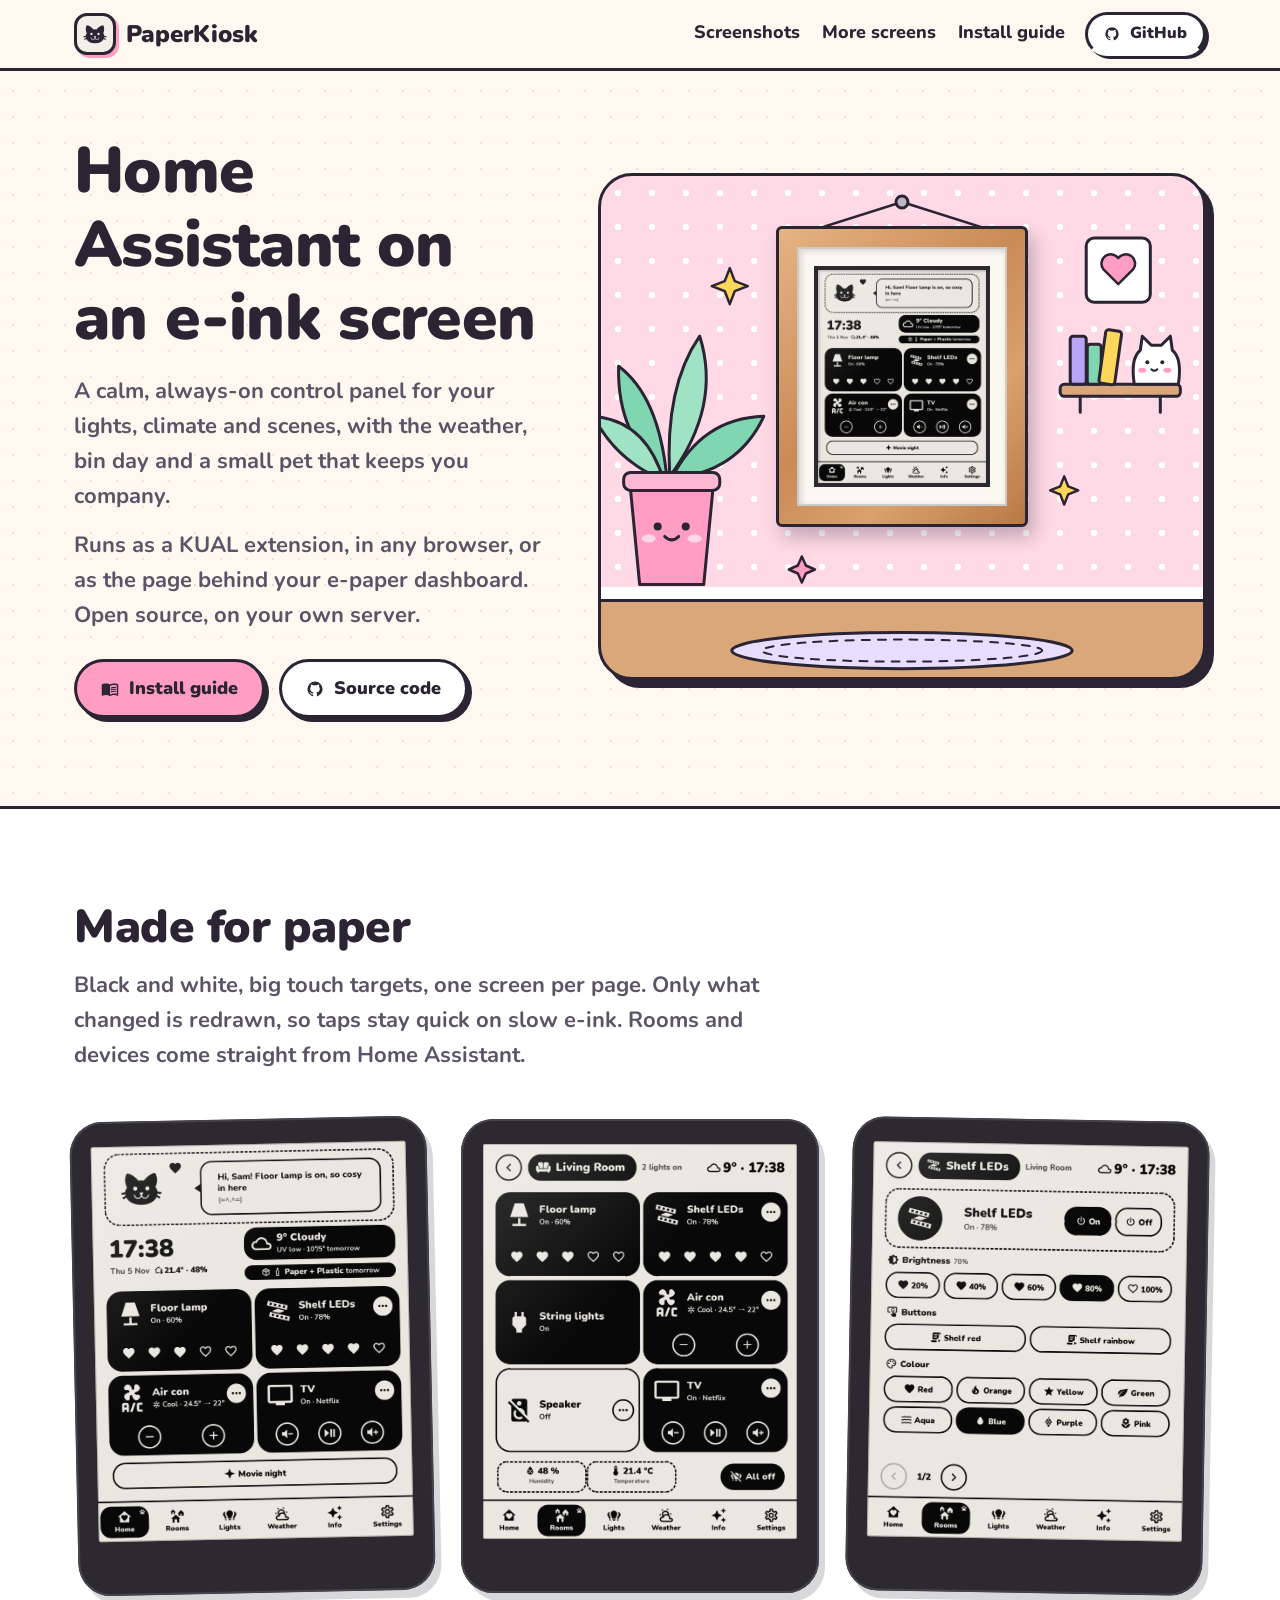
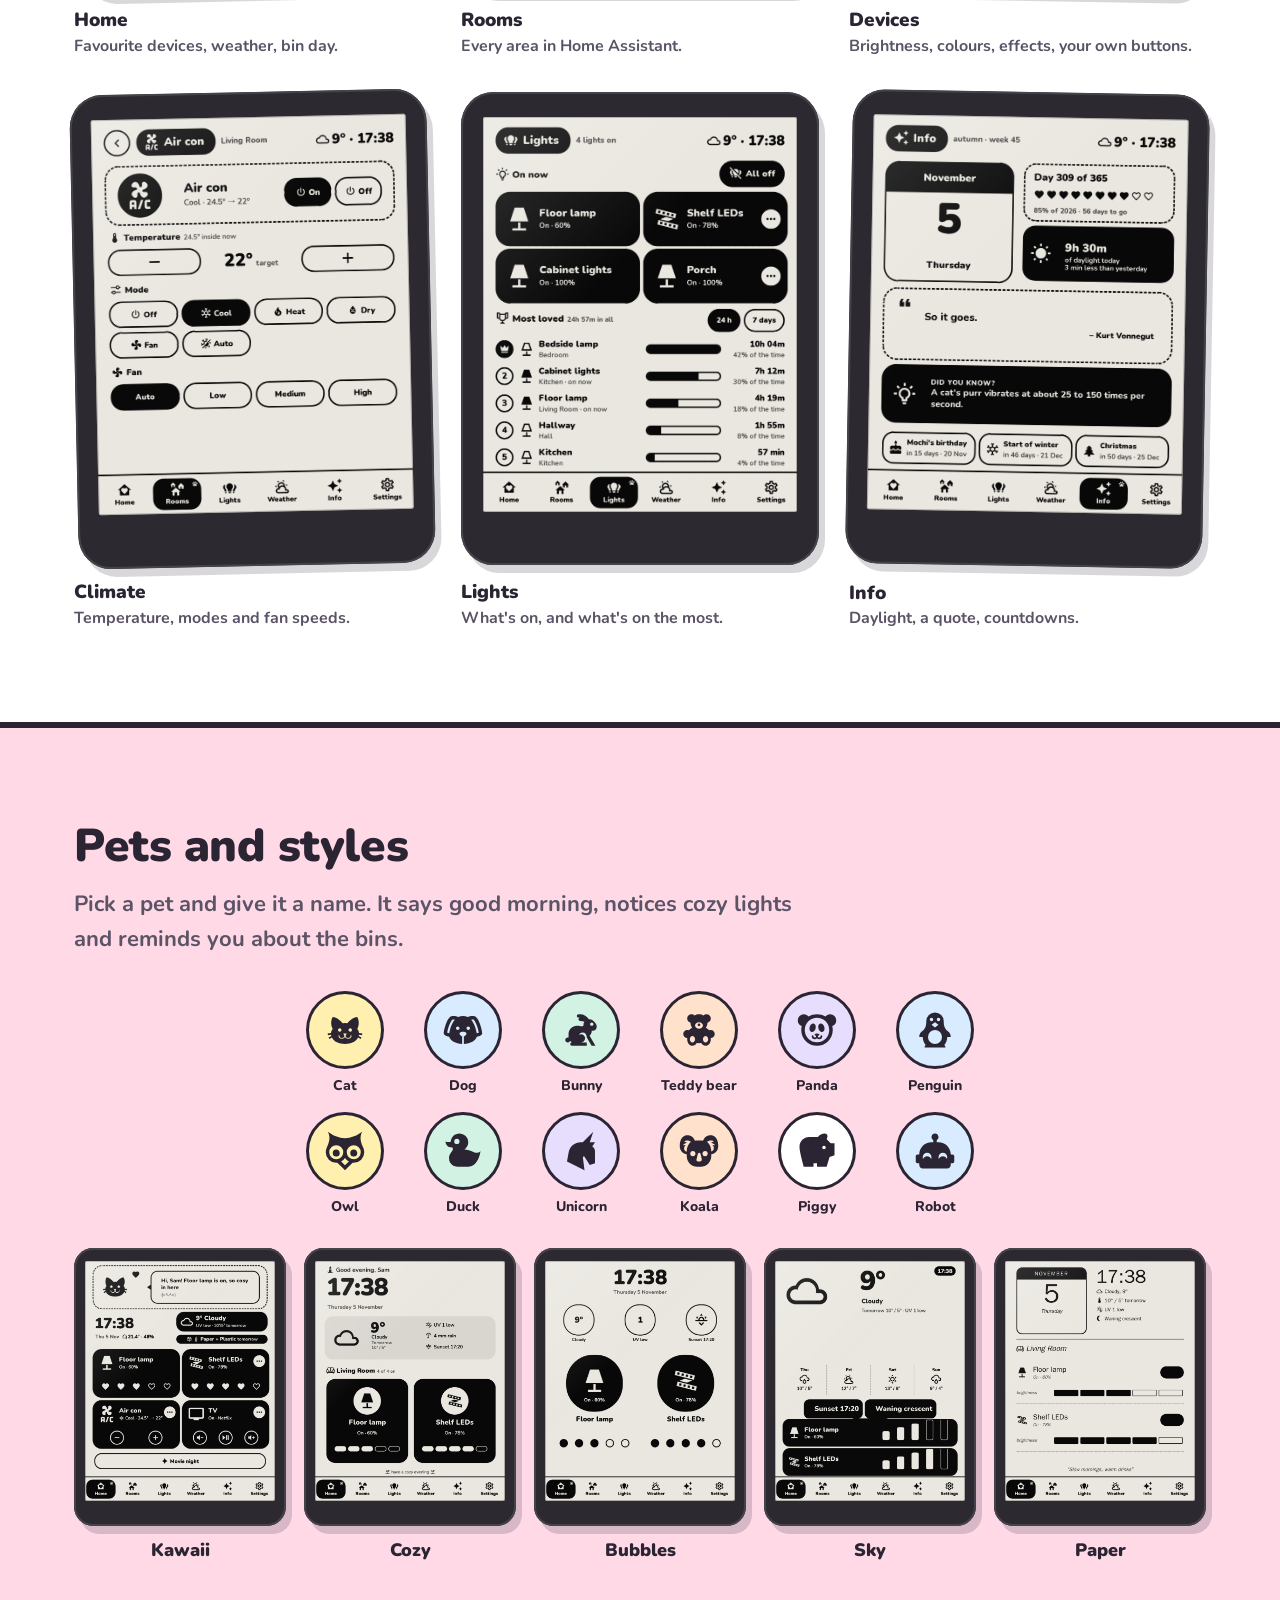
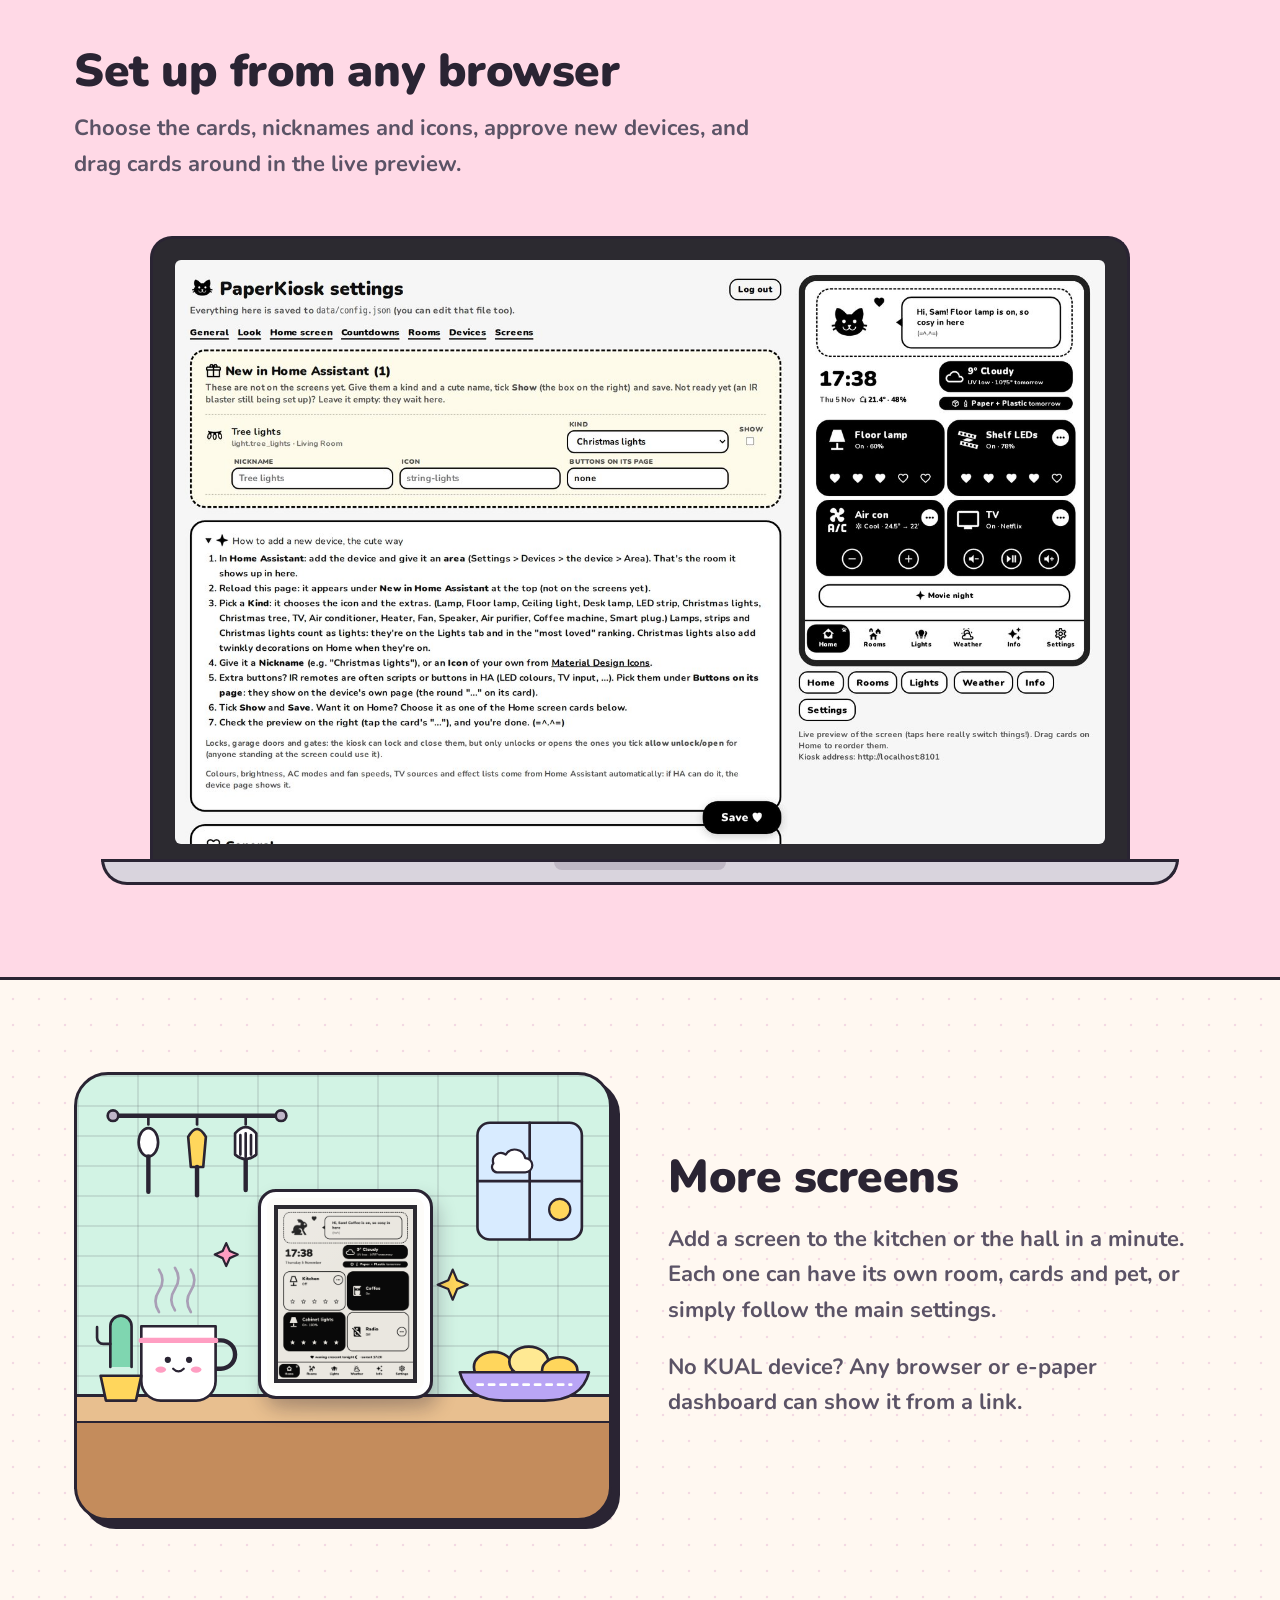
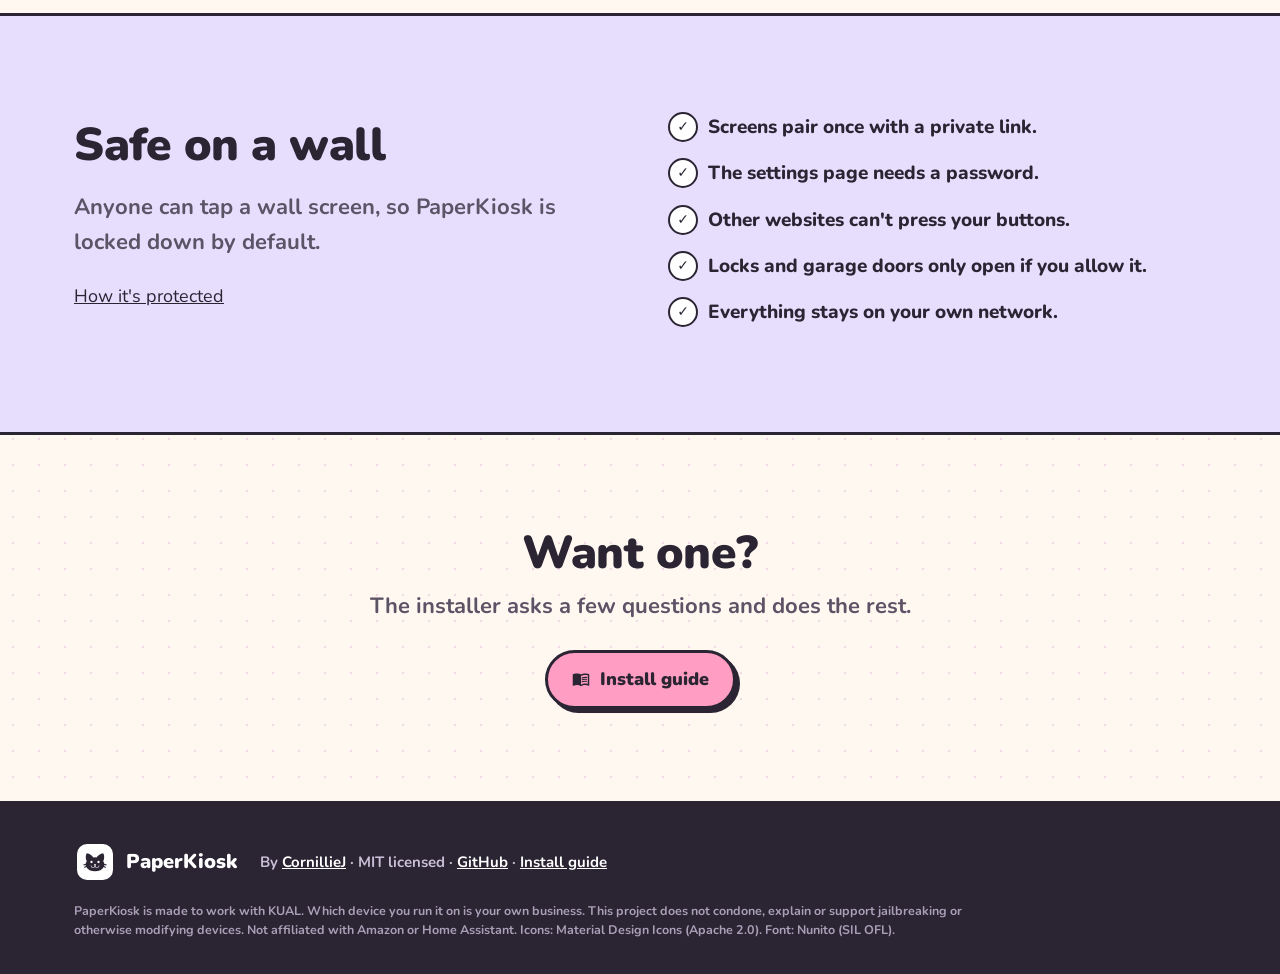
<file: site/index.html>
<!DOCTYPE html>
<html lang="en">
<head>
<meta charset="utf-8">
<meta name="viewport" content="width=device-width, initial-scale=1">
<title>PaperKiosk · Home Assistant on an e-ink screen</title>
<meta name="description" content="A calm, always-on Home Assistant control panel made for e-ink: a KUAL extension, a page for any browser, or a URL for your e-paper dashboard. Open source.">
<meta property="og:title" content="PaperKiosk · Home Assistant on an e-ink screen">
<meta property="og:description" content="A calm, always-on Home Assistant control panel made for e-ink. Open source.">
<meta property="og:image" content="https://www.stormwolf.space/paperkiosk/img/og.png">
<meta property="og:image:width" content="1200">
<meta property="og:image:height" content="630">
<meta property="og:url" content="https://www.stormwolf.space/paperkiosk/">
<link rel="canonical" href="https://www.stormwolf.space/paperkiosk/">
<meta property="og:type" content="website">
<meta name="twitter:card" content="summary_large_image">
<meta name="theme-color" content="#fff8f1">
<link rel="icon" href="data:image/svg+xml,%3Csvg xmlns='http://www.w3.org/2000/svg' viewBox='0 0 64 64'%3E%3Crect x='4' y='4' width='56' height='56' rx='16' fill='%23f2efe8' stroke='%232a2433' stroke-width='5'/%3E%3Cpath d='M21 44c-2 0-4-2-4-5V21l7 6c5-2 11-2 16 0l7-6v18c0 3-2 5-4 5z' fill='%232a2433'/%3E%3C/svg%3E">
<link rel="stylesheet" href="fonts.css">
<link rel="stylesheet" href="style.css">
</head>
<body>
<!-- sprite:start -->
<svg xmlns="http://www.w3.org/2000/svg" style="display:none"><symbol id="i-book-open-variant" viewBox="0 0 24 24"><path d="M12 21.5C10.65 20.65 8.2 20 6.5 20C4.85 20 3.15 20.3 1.75 21.05C1.65 21.1 1.6 21.1 1.5 21.1C1.25 21.1 1 20.85 1 20.6V6C1.6 5.55 2.25 5.25 3 5C4.11 4.65 5.33 4.5 6.5 4.5C8.45 4.5 10.55 4.9 12 6C13.45 4.9 15.55 4.5 17.5 4.5C18.67 4.5 19.89 4.65 21 5C21.75 5.25 22.4 5.55 23 6V20.6C23 20.85 22.75 21.1 22.5 21.1C22.4 21.1 22.35 21.1 22.25 21.05C20.85 20.3 19.15 20 17.5 20C15.8 20 13.35 20.65 12 21.5M12 8V19.5C13.35 18.65 15.8 18 17.5 18C18.7 18 19.9 18.15 21 18.5V7C19.9 6.65 18.7 6.5 17.5 6.5C15.8 6.5 13.35 7.15 12 8M13 11.5C14.11 10.82 15.6 10.5 17.5 10.5C18.41 10.5 19.26 10.59 20 10.78V9.23C19.13 9.08 18.29 9 17.5 9C15.73 9 14.23 9.28 13 9.84V11.5M17.5 11.67C15.79 11.67 14.29 11.93 13 12.46V14.15C14.11 13.5 15.6 13.16 17.5 13.16C18.54 13.16 19.38 13.24 20 13.4V11.9C19.13 11.74 18.29 11.67 17.5 11.67M20 14.57C19.13 14.41 18.29 14.33 17.5 14.33C15.67 14.33 14.17 14.6 13 15.13V16.82C14.11 16.16 15.6 15.83 17.5 15.83C18.54 15.83 19.38 15.91 20 16.07V14.57Z"/></symbol><symbol id="i-cat" viewBox="0 0 24 24"><path d="M12,8L10.67,8.09C9.81,7.07 7.4,4.5 5,4.5C5,4.5 3.03,7.46 4.96,11.41C4.41,12.24 4.07,12.67 4,13.66L2.07,13.95L2.28,14.93L4.04,14.67L4.18,15.38L2.61,16.32L3.08,17.21L4.53,16.32C5.68,18.76 8.59,20 12,20C15.41,20 18.32,18.76 19.47,16.32L20.92,17.21L21.39,16.32L19.82,15.38L19.96,14.67L21.72,14.93L21.93,13.95L20,13.66C19.93,12.67 19.59,12.24 19.04,11.41C20.97,7.46 19,4.5 19,4.5C16.6,4.5 14.19,7.07 13.33,8.09L12,8M9,11A1,1 0 0,1 10,12A1,1 0 0,1 9,13A1,1 0 0,1 8,12A1,1 0 0,1 9,11M15,11A1,1 0 0,1 16,12A1,1 0 0,1 15,13A1,1 0 0,1 14,12A1,1 0 0,1 15,11M11,14H13L12.3,15.39C12.5,16.03 13.06,16.5 13.75,16.5A1.5,1.5 0 0,0 15.25,15H15.75A2,2 0 0,1 13.75,17C13,17 12.35,16.59 12,16V16H12C11.65,16.59 11,17 10.25,17A2,2 0 0,1 8.25,15H8.75A1.5,1.5 0 0,0 10.25,16.5C10.94,16.5 11.5,16.03 11.7,15.39L11,14Z"/></symbol><symbol id="i-dog" viewBox="0 0 24 24"><path d="M18,4C16.29,4 15.25,4.33 14.65,4.61C13.88,4.23 13,4 12,4C11,4 10.12,4.23 9.35,4.61C8.75,4.33 7.71,4 6,4C3,4 1,12 1,14C1,14.83 2.32,15.59 4.14,15.9C4.78,18.14 7.8,19.85 11.5,20V15.72C10.91,15.35 10,14.68 10,14C10,13 12,13 12,13C12,13 14,13 14,14C14,14.68 13.09,15.35 12.5,15.72V20C16.2,19.85 19.22,18.14 19.86,15.9C21.68,15.59 23,14.83 23,14C23,12 21,4 18,4M4.15,13.87C3.65,13.75 3.26,13.61 3,13.5C3.25,10.73 5.2,6.4 6.05,6C6.59,6 7,6.06 7.37,6.11C5.27,8.42 4.44,12.04 4.15,13.87M9,12A1,1 0 0,1 8,11C8,10.46 8.45,10 9,10A1,1 0 0,1 10,11C10,11.56 9.55,12 9,12M15,12A1,1 0 0,1 14,11C14,10.46 14.45,10 15,10A1,1 0 0,1 16,11C16,11.56 15.55,12 15,12M19.85,13.87C19.56,12.04 18.73,8.42 16.63,6.11C17,6.06 17.41,6 17.95,6C18.8,6.4 20.75,10.73 21,13.5C20.75,13.61 20.36,13.75 19.85,13.87Z"/></symbol><symbol id="i-duck" viewBox="0 0 24 24"><path d="M8.5,5A1.5,1.5 0 0,0 7,6.5A1.5,1.5 0 0,0 8.5,8A1.5,1.5 0 0,0 10,6.5A1.5,1.5 0 0,0 8.5,5M10,2A5,5 0 0,1 15,7C15,8.7 14.15,10.2 12.86,11.1C14.44,11.25 16.22,11.61 18,12.5C21,14 22,12 22,12C22,12 21,21 15,21H9C9,21 4,21 4,16C4,13 7,12 6,10C2,10 2,6.5 2,6.5C3,7 4.24,7 5,6.65C5.19,4.05 7.36,2 10,2Z"/></symbol><symbol id="i-github" viewBox="0 0 24 24"><path d="M12,2A10,10 0 0,0 2,12C2,16.42 4.87,20.17 8.84,21.5C9.34,21.58 9.5,21.27 9.5,21C9.5,20.77 9.5,20.14 9.5,19.31C6.73,19.91 6.14,17.97 6.14,17.97C5.68,16.81 5.03,16.5 5.03,16.5C4.12,15.88 5.1,15.9 5.1,15.9C6.1,15.97 6.63,16.93 6.63,16.93C7.5,18.45 8.97,18 9.54,17.76C9.63,17.11 9.89,16.67 10.17,16.42C7.95,16.17 5.62,15.31 5.62,11.5C5.62,10.39 6,9.5 6.65,8.79C6.55,8.54 6.2,7.5 6.75,6.15C6.75,6.15 7.59,5.88 9.5,7.17C10.29,6.95 11.15,6.84 12,6.84C12.85,6.84 13.71,6.95 14.5,7.17C16.41,5.88 17.25,6.15 17.25,6.15C17.8,7.5 17.45,8.54 17.35,8.79C18,9.5 18.38,10.39 18.38,11.5C18.38,15.32 16.04,16.16 13.81,16.41C14.17,16.72 14.5,17.33 14.5,18.26C14.5,19.6 14.5,20.68 14.5,21C14.5,21.27 14.66,21.59 15.17,21.5C19.14,20.16 22,16.42 22,12A10,10 0 0,0 12,2Z"/></symbol><symbol id="i-koala" viewBox="0 0 24 24"><path d="M19 3C18.1 3 15.5 3 14.3 6.1C13.9 6 13.4 6 13 6H11C10.6 6 10.1 6 9.7 6.1C8.5 3 5.9 3 5 3C4 3 1 4 1 9C1 12.6 3.5 13.6 5 13.9V15C5 18.3 7.7 21 11 21H13C16.3 21 19 18.3 19 15V13.9C20.5 13.6 23 12.6 23 9C23 4 20 3 19 3M5 12V12.4C2.9 11.8 3.3 9.5 4.3 8.7C4 8.3 3 9 3 8.6C3 8.1 4.8 7.4 5.1 7.3C4.8 6.8 3.6 7 3.6 6.6C3.6 6.3 4.8 5.8 5.8 6C6.3 6.1 6.9 6.3 7.4 6.7C6 8 5 9.8 5 12M8.5 15C6.5 15 6.5 12 8.5 12C10.5 12 10.5 15 8.5 15M12.5 18H11.5C10.8 18 10.3 17.3 10.6 16.7L11.3 13.7C11.4 13.3 11.8 13.1 12.1 13C12.4 13 12.7 13.2 12.9 13.7L13.6 16.7C13.7 17.3 13.2 18 12.5 18M15.5 15C13.5 15 13.5 12 15.5 12C17.5 12 17.5 15 15.5 15M19.7 8.6C20.7 9.4 21.1 11.7 19 12.3C19.1 10.1 18.1 8 16.6 6.7C17.1 6.3 17.7 6.1 18.2 6C19.2 5.8 20.4 6.2 20.4 6.6C20.4 7 19.2 6.8 18.9 7.2C19.2 7.4 21 8.1 21 8.6C21 9 20.1 8.3 19.7 8.6Z"/></symbol><symbol id="i-owl" viewBox="0 0 24 24"><path d="M12,16C12.56,16.84 13.31,17.53 14.2,18L12,20.2L9.8,18C10.69,17.53 11.45,16.84 12,16M17,11.2A2,2 0 0,0 15,13.2A2,2 0 0,0 17,15.2A2,2 0 0,0 19,13.2C19,12.09 18.1,11.2 17,11.2M7,11.2A2,2 0 0,0 5,13.2A2,2 0 0,0 7,15.2A2,2 0 0,0 9,13.2C9,12.09 8.1,11.2 7,11.2M17,8.7A4,4 0 0,1 21,12.7A4,4 0 0,1 17,16.7A4,4 0 0,1 13,12.7A4,4 0 0,1 17,8.7M7,8.7A4,4 0 0,1 11,12.7A4,4 0 0,1 7,16.7A4,4 0 0,1 3,12.7A4,4 0 0,1 7,8.7M2.24,1C4,4.7 2.73,7.46 1.55,10.2C1.19,11 1,11.83 1,12.7A6,6 0 0,0 7,18.7C7.21,18.69 7.42,18.68 7.63,18.65L10.59,21.61L12,23L13.41,21.61L16.37,18.65C16.58,18.68 16.79,18.69 17,18.7A6,6 0 0,0 23,12.7C23,11.83 22.81,11 22.45,10.2C21.27,7.46 20,4.7 21.76,1C19.12,3.06 15.36,4.69 12,4.7C8.64,4.69 4.88,3.06 2.24,1Z"/></symbol><symbol id="i-panda" viewBox="0 0 24 24"><path d="M12,3C13.74,3 15.36,3.5 16.74,4.35C17.38,3.53 18.38,3 19.5,3A3.5,3.5 0 0,1 23,6.5C23,8 22.05,9.28 20.72,9.78C20.9,10.5 21,11.23 21,12A9,9 0 0,1 12,21A9,9 0 0,1 3,12C3,11.23 3.1,10.5 3.28,9.78C1.95,9.28 1,8 1,6.5A3.5,3.5 0 0,1 4.5,3C5.62,3 6.62,3.53 7.26,4.35C8.64,3.5 10.26,3 12,3M12,5A7,7 0 0,0 5,12A7,7 0 0,0 12,19A7,7 0 0,0 19,12A7,7 0 0,0 12,5M16.19,10.3C16.55,11.63 16.08,12.91 15.15,13.16C14.21,13.42 13.17,12.54 12.81,11.2C12.45,9.87 12.92,8.59 13.85,8.34C14.79,8.09 15.83,8.96 16.19,10.3M7.81,10.3C8.17,8.96 9.21,8.09 10.15,8.34C11.08,8.59 11.55,9.87 11.19,11.2C10.83,12.54 9.79,13.42 8.85,13.16C7.92,12.91 7.45,11.63 7.81,10.3M12,14C12.6,14 13.13,14.19 13.5,14.5L12.5,15.5C12.5,15.92 12.84,16.25 13.25,16.25A0.75,0.75 0 0,0 14,15.5A0.5,0.5 0 0,1 14.5,15A0.5,0.5 0 0,1 15,15.5A1.75,1.75 0 0,1 13.25,17.25C12.76,17.25 12.32,17.05 12,16.72C11.68,17.05 11.24,17.25 10.75,17.25A1.75,1.75 0 0,1 9,15.5A0.5,0.5 0 0,1 9.5,15A0.5,0.5 0 0,1 10,15.5A0.75,0.75 0 0,0 10.75,16.25A0.75,0.75 0 0,0 11.5,15.5L10.5,14.5C10.87,14.19 11.4,14 12,14Z"/></symbol><symbol id="i-penguin" viewBox="0 0 24 24"><path d="M19,16C19,17.72 18.37,19.3 17.34,20.5C17.75,20.89 18,21.41 18,22H6C6,21.41 6.25,20.89 6.66,20.5C5.63,19.3 5,17.72 5,16H3C3,14.75 3.57,13.64 4.46,12.91L4.47,12.89C6,11.81 7,10 7,8V7A5,5 0 0,1 12,2A5,5 0 0,1 17,7V8C17,10 18,11.81 19.53,12.89L19.54,12.91C20.43,13.64 21,14.75 21,16H19M16,16A4,4 0 0,0 12,12A4,4 0 0,0 8,16A4,4 0 0,0 12,20A4,4 0 0,0 16,16M10,9L12,10.5L14,9L12,7.5L10,9M10,5A1,1 0 0,0 9,6A1,1 0 0,0 10,7A1,1 0 0,0 11,6A1,1 0 0,0 10,5M14,5A1,1 0 0,0 13,6A1,1 0 0,0 14,7A1,1 0 0,0 15,6A1,1 0 0,0 14,5Z"/></symbol><symbol id="i-pig-variant" viewBox="0 0 24 24"><path d="M19.83 7.5L17.56 5.23C17.63 4.81 17.74 4.42 17.88 4.08C17.96 3.9 18 3.71 18 3.5C18 2.67 17.33 2 16.5 2C14.86 2 13.41 2.79 12.5 4H7.5C4.46 4 2 6.46 2 9.5S4.5 21 4.5 21H10V19H12V21H17.5L19.18 15.41L22 14.47V7.5H19.83M16 11C15.45 11 15 10.55 15 10S15.45 9 16 9C16.55 9 17 9.45 17 10S16.55 11 16 11Z"/></symbol><symbol id="i-rabbit" viewBox="0 0 24 24"><path d="M18.05,21L15.32,16.26C15.32,14.53 14.25,13.42 12.95,13.42C12.05,13.42 11.27,13.92 10.87,14.66C11.2,14.47 11.59,14.37 12,14.37C13.3,14.37 14.36,15.43 14.36,16.73C14.36,18.04 13.31,19.11 12,19.11H15.3V21H6.79C6.55,21 6.3,20.91 6.12,20.72C5.75,20.35 5.75,19.75 6.12,19.38V19.38L6.62,18.88C6.28,18.73 6,18.5 5.72,18.26C5.5,18.76 5,19.11 4.42,19.11C3.64,19.11 3,18.47 3,17.68C3,16.9 3.64,16.26 4.42,16.26L4.89,16.34V14.37C4.89,11.75 7,9.63 9.63,9.63H9.65C11.77,9.64 13.42,10.47 13.42,9.16C13.42,8.23 13.62,7.86 13.96,7.34C13.23,7 12.4,6.79 11.53,6.79C11,6.79 10.58,6.37 10.58,5.84C10.58,5.41 10.86,5.05 11.25,4.93L10.58,4.89C10.06,4.89 9.63,4.47 9.63,3.95C9.63,3.42 10.06,3 10.58,3H11.53C13.63,3 15.47,4.15 16.46,5.85L16.74,5.84C17.45,5.84 18.11,6.07 18.65,6.45L19.1,6.83C21.27,8.78 21,10.1 21,10.11C21,11.39 19.94,12.44 18.65,12.44L18.16,12.39V12.47C18.16,13.58 17.68,14.57 16.93,15.27L20.24,21H18.05M18.16,7.74C17.63,7.74 17.21,8.16 17.21,8.68C17.21,9.21 17.63,9.63 18.16,9.63C18.68,9.63 19.11,9.21 19.11,8.68C19.11,8.16 18.68,7.74 18.16,7.74Z"/></symbol><symbol id="i-robot-happy" viewBox="0 0 24 24"><path d="M22 14H21C21 10.13 17.87 7 14 7H13V5.73C13.6 5.39 14 4.74 14 4C14 2.9 13.11 2 12 2S10 2.9 10 4C10 4.74 10.4 5.39 11 5.73V7H10C6.13 7 3 10.13 3 14H2C1.45 14 1 14.45 1 15V18C1 18.55 1.45 19 2 19H3V20C3 21.11 3.9 22 5 22H19C20.11 22 21 21.11 21 20V19H22C22.55 19 23 18.55 23 18V15C23 14.45 22.55 14 22 14M9.79 16.5C9.4 15.62 8.53 15 7.5 15S5.6 15.62 5.21 16.5C5.08 16.19 5 15.86 5 15.5C5 14.12 6.12 13 7.5 13S10 14.12 10 15.5C10 15.86 9.92 16.19 9.79 16.5M18.79 16.5C18.4 15.62 17.5 15 16.5 15S14.6 15.62 14.21 16.5C14.08 16.19 14 15.86 14 15.5C14 14.12 15.12 13 16.5 13S19 14.12 19 15.5C19 15.86 18.92 16.19 18.79 16.5Z"/></symbol><symbol id="i-teddy-bear" viewBox="0 0 24 24"><path d="M15.75 19.13C14.92 19.13 14.25 18.29 14.25 17.25C14.25 16.22 14.92 15.38 15.75 15.38C16.58 15.38 17.25 16.22 17.25 17.25C17.25 18.29 16.58 19.13 15.75 19.13M12 11.25C10.76 11.25 9.75 10.41 9.75 9.38C9.75 8.34 10.76 7.5 12 7.5C13.24 7.5 14.25 8.34 14.25 9.38C14.25 10.41 13.24 11.25 12 11.25M8.25 19.13C7.42 19.13 6.75 18.29 6.75 17.25C6.75 16.22 7.42 15.38 8.25 15.38C9.08 15.38 9.75 16.22 9.75 17.25C9.75 18.29 9.08 19.13 8.25 19.13M12 8.25C12.41 8.25 12.75 8.59 12.75 9C12.75 9.41 12.41 9.75 12 9.75C11.59 9.75 11.25 9.41 11.25 9C11.25 8.59 11.59 8.25 12 8.25M18.75 12C18.43 12 18.12 12.07 17.84 12.2C17.36 11.59 16.71 11.07 15.93 10.67C16.5 9.87 16.84 8.9 16.84 7.85C16.84 7.83 16.84 7.81 16.84 7.79C17.93 7.56 18.75 6.59 18.75 5.42C18.75 4.09 17.66 3 16.33 3C15.64 3 15 3.29 14.58 3.75C13.83 3.28 12.95 3 12 3C11.05 3 10.16 3.28 9.42 3.75C9 3.29 8.36 3 7.67 3C6.34 3 5.25 4.09 5.25 5.42C5.25 6.58 6.07 7.55 7.15 7.79C7.15 7.81 7.15 7.83 7.15 7.85C7.15 8.9 7.5 9.88 8.06 10.67C7.29 11.07 6.64 11.59 6.16 12.2C5.88 12.07 5.57 12 5.25 12C4 12 3 13 3 14.25C3 15.5 4 16.5 5.25 16.5C5.27 16.5 5.29 16.5 5.31 16.5C5.27 16.74 5.25 17 5.25 17.25C5.25 19.32 6.59 21 8.25 21C9.26 21 10.15 20.37 10.7 19.41C11.12 19.47 11.55 19.5 12 19.5C12.45 19.5 12.88 19.47 13.3 19.41C13.85 20.37 14.74 21 15.75 21C17.41 21 18.75 19.32 18.75 17.25C18.75 17 18.73 16.74 18.69 16.5C18.71 16.5 18.73 16.5 18.75 16.5C20 16.5 21 15.5 21 14.25C21 13 20 12 18.75 12"/></symbol><symbol id="i-unicorn-variant" viewBox="0 0 24 24"><path d="M20 12V19L17 20L14 15.33C13.71 14.89 13 15.14 13.08 15.67L14 23L4 18L4.96 12.75C5.56 9.42 8.46 7 11.84 7H13L19 1L17 7H20L18.42 9.37C19.36 9.88 20 10.86 20 12Z"/></symbol></svg>
<!-- sprite:end -->

<header class="nav">
  <div class="wrap">
    <a class="logo" href="./"><span class="mark"><svg class="ic"><use href="#i-cat"/></svg></span>PaperKiosk</a>
    <nav>
      <a href="#screens">Screenshots</a>
      <a href="#more">More screens</a>
      <a href="install.html">Install guide</a>
      <a class="btn" href="https://github.com/CornillieJ/PaperKiosk"><svg class="ic"><use href="#i-github"/></svg>GitHub</a>
    </nav>
  </div>
</header>

<main>
<section class="hero">
  <div class="wrap">
    <div>
      <h1>Home Assistant on an e-ink screen</h1>
      <p class="lead">A calm, always-on control panel for your lights, climate and scenes, with the weather, bin day
        and a small pet that keeps you company.</p>
      <p class="lead">Runs as a KUAL extension, in any browser, or as the page behind your e-paper dashboard.
        Open source, on your own server.</p>
      <div class="btns">
        <a class="btn pink" href="install.html"><svg class="ic"><use href="#i-book-open-variant"/></svg>Install guide</a>
        <a class="btn" href="https://github.com/CornillieJ/PaperKiosk"><svg class="ic"><use href="#i-github"/></svg>Source code</a>
      </div>
    </div>
    <div>
<div class="scene wall" role="img" aria-label="Illustration: an e-reader in a wooden picture frame on a pink wall, showing the PaperKiosk home screen. A smiling plant pot stands next to it.">
        <svg class="props" viewBox="0 0 600 500" aria-hidden="true">
          <g stroke="#2a2433" stroke-width="3" stroke-linecap="round" stroke-linejoin="round">
            <!-- nail and string -->
            <path d="M300 26 L186 62 M300 26 L414 62" fill="none" stroke-width="2.5"/>
            <circle cx="300" cy="26" r="6" fill="#bfb6c8"/>
            <!-- shelf with books and a tiny cat -->
            <rect x="458" y="208" width="120" height="12" rx="4" fill="#d9a77a"/>
            <path d="M478 220 v16 M558 220 v16" fill="none"/>
            <rect x="468" y="160" width="16" height="48" rx="3" fill="#b9a5f5"/>
            <rect x="485" y="168" width="14" height="40" rx="3" fill="#7fd6b0"/>
            <rect x="500" y="154" width="16" height="54" rx="3" fill="#ffd65c" transform="rotate(8 508 181)"/>
            <path d="M532 208 q-4 -26 6 -34 l2 -14 9 9 h10 l9 -9 2 14 q10 8 6 34 z" fill="#fff"/>
            <circle cx="545" cy="186" r="2" fill="#2a2433" stroke="none"/><circle cx="560" cy="186" r="2" fill="#2a2433" stroke="none"/>
            <path d="M549 193 q3 3 6 0" fill="none" stroke-width="2"/>
            <ellipse cx="540" cy="194" rx="4" ry="2.5" fill="#ff9ec2" stroke="none"/><ellipse cx="565" cy="194" rx="4" ry="2.5" fill="#ff9ec2" stroke="none"/>
            <!-- little heart picture -->
            <rect x="484" y="62" width="64" height="64" rx="8" fill="#fff"/>
            <path d="M516 108 l-15 -15 a8.5 8.5 0 0 1 15 -11 a8.5 8.5 0 0 1 15 11 z" fill="#ff9ec2" stroke-width="2.5"/>
            <!-- plant in a smiling pot -->
            <g transform="translate(-30 0)">
            <path d="M95 300 q-50 -40 -48 -110 q40 30 48 110z" fill="#7fd6b0"/>
            <path d="M98 300 q-5 -90 30 -140 q22 70 -30 140z" fill="#9fe3c4"/>
            <path d="M100 302 q30 -60 92 -62 q-26 56 -92 62z" fill="#7fd6b0"/>
            <path d="M92 304 q-48 -20 -70 -64 q52 4 70 64z" fill="#9fe3c4"/>
            <path d="M58 304 h84 l-10 104 h-64 z" fill="#ff9ec2"/>
            <rect x="52" y="296" width="96" height="18" rx="7" fill="#ffb8d1"/>
            <circle cx="86" cy="350" r="4" fill="#2a2433" stroke="none"/><circle cx="114" cy="350" r="4" fill="#2a2433" stroke="none"/>
            <path d="M93 360 q7 7 14 0" fill="none"/>
            <ellipse cx="77" cy="362" rx="7" ry="4" fill="#fff" opacity=".6" stroke="none"/>
            <ellipse cx="123" cy="362" rx="7" ry="4" fill="#fff" opacity=".6" stroke="none"/>
            </g>
            <!-- rug -->
            <ellipse cx="300" cy="474" rx="170" ry="18" fill="#e7defe"/>
            <ellipse cx="300" cy="474" rx="140" ry="11" fill="none" stroke-dasharray="8 8" stroke-width="2"/>
          </g>
          <!-- sparkles -->
          <g fill="#ffd65c" stroke="#2a2433" stroke-width="2.5" stroke-linejoin="round">
            <path class="tw" d="M128 92 l5 13 13 5 -13 5 -5 13 -5 -13 -13 -5 13 -5z"/>
            <path class="tw d2" d="M462 300 l4 10 10 4 -10 4 -4 10 -4 -10 -10 -4 10 -4z"/>
            <path class="tw d3" d="M200 380 l4 9 9 4 -9 4 -4 9 -4 -9 -9 -4 9 -4z" fill="#ff9ec2"/>
          </g>
        </svg>
        <div class="frame"><div class="mat"><div class="eink"><img src="img/home.png" alt="" width="720" height="905"></div></div></div>
      </div>
    </div>
  </div>
</section>

<section class="band" id="screens">
  <div class="wrap">
    <div class="intro">
      <h2>Made for paper</h2>
      <p class="lead">Black and white, big touch targets, one screen per page. Only what changed is redrawn, so taps
        stay quick on slow e-ink. Rooms and devices come straight from Home Assistant.</p>
    </div>
    <div class="gallery">
      <figure><div class="kindle"><div class="eink"><img src="img/home.png" alt="Home: the pet, the clock, the weather, bin day and four device cards" width="720" height="905"></div></div>
        <figcaption><b>Home</b>Favourite devices, weather, bin day.</figcaption></figure>
      <figure><div class="kindle"><div class="eink"><img src="img/room.png" alt="The living room with all its devices" width="720" height="905"></div></div>
        <figcaption><b>Rooms</b>Every area in Home Assistant.</figcaption></figure>
      <figure><div class="kindle"><div class="eink"><img src="img/device-light.png" alt="An LED strip with brightness, extra buttons and colours" width="720" height="905"></div></div>
        <figcaption><b>Devices</b>Brightness, colours, effects, your own buttons.</figcaption></figure>
      <figure><div class="kindle"><div class="eink"><img src="img/device-ac.png" alt="The air conditioner with modes and fan speeds" width="720" height="905"></div></div>
        <figcaption><b>Climate</b>Temperature, modes and fan speeds.</figcaption></figure>
      <figure><div class="kindle"><div class="eink"><img src="img/lights.png" alt="Lights that are on now, and the most used lamps" width="720" height="905"></div></div>
        <figcaption><b>Lights</b>What's on, and what's on the most.</figcaption></figure>
      <figure><div class="kindle"><div class="eink"><img src="img/info.png" alt="Info: the date, the year in hearts, daylight, a quote, a fun fact and countdowns" width="720" height="905"></div></div>
        <figcaption><b>Info</b>Daylight, a quote, countdowns.</figcaption></figure>
    </div>
  </div>
</section>

<section class="band pink" id="yours">
  <div class="wrap">
    <div class="intro">
      <h2>Pets and styles</h2>
      <p class="lead">Pick a pet and give it a name. It says good morning, notices cozy lights and reminds you about
        the bins.</p>
    </div>
    <div class="pets">
      <div class="pet"><span class="bubble c-butter"><svg class="ic"><use href="#i-cat"/></svg></span>Cat</div>
      <div class="pet"><span class="bubble c-sky"><svg class="ic"><use href="#i-dog"/></svg></span>Dog</div>
      <div class="pet"><span class="bubble c-mint"><svg class="ic"><use href="#i-rabbit"/></svg></span>Bunny</div>
      <div class="pet"><span class="bubble c-peach"><svg class="ic"><use href="#i-teddy-bear"/></svg></span>Teddy bear</div>
      <div class="pet"><span class="bubble c-lav"><svg class="ic"><use href="#i-panda"/></svg></span>Panda</div>
      <div class="pet"><span class="bubble c-sky"><svg class="ic"><use href="#i-penguin"/></svg></span>Penguin</div>
      <div class="pet"><span class="bubble c-butter"><svg class="ic"><use href="#i-owl"/></svg></span>Owl</div>
      <div class="pet"><span class="bubble c-mint"><svg class="ic"><use href="#i-duck"/></svg></span>Duck</div>
      <div class="pet"><span class="bubble c-lav"><svg class="ic"><use href="#i-unicorn-variant"/></svg></span>Unicorn</div>
      <div class="pet"><span class="bubble c-peach"><svg class="ic"><use href="#i-koala"/></svg></span>Koala</div>
      <div class="pet"><span class="bubble" style="background:#fff"><svg class="ic"><use href="#i-pig-variant"/></svg></span>Piggy</div>
      <div class="pet"><span class="bubble c-sky"><svg class="ic"><use href="#i-robot-happy"/></svg></span>Robot</div>
    </div>
    <div class="styles">
      <figure><div class="kindle"><div class="eink"><img src="img/home.png" alt="Kawaii home style" width="720" height="905"></div></div>Kawaii</figure>
      <figure><div class="kindle"><div class="eink"><img src="img/style-1.png" alt="Cozy home style" width="720" height="905"></div></div>Cozy</figure>
      <figure><div class="kindle"><div class="eink"><img src="img/style-2.png" alt="Bubbles home style" width="720" height="905"></div></div>Bubbles</figure>
      <figure><div class="kindle"><div class="eink"><img src="img/style-3.png" alt="Sky home style" width="720" height="905"></div></div>Sky</figure>
      <figure><div class="kindle"><div class="eink"><img src="img/style-4.png" alt="Paper home style" width="720" height="905"></div></div>Paper</figure>
    </div>
    <div class="intro" style="margin-top:80px">
      <h2>Set up from any browser</h2>
      <p class="lead">Choose the cards, nicknames and icons, approve new devices, and drag cards around in the live
        preview.</p>
    </div>
    <div class="laptop"><div class="screen"><img src="img/settings-page.jpg" alt="The settings page with new devices waiting for approval and a live preview of the screen" width="1500" height="940"></div><div class="base"></div></div>
  </div>
</section>

<section id="more">
  <div class="wrap split">
    <div>
<div class="scene kitchen" role="img" aria-label="Illustration: a second screen in a stand on a kitchen counter, with a bunny and cards for the kitchen light, the coffee machine, the cabinet lights and the radio.">
        <svg class="props" viewBox="0 0 600 500" aria-hidden="true">
          <g stroke="#2a2433" stroke-width="3" stroke-linecap="round" stroke-linejoin="round">
            <!-- utensil rail -->
            <path d="M40 46 h190" fill="none" stroke-width="5"/>
            <circle cx="40" cy="46" r="6" fill="#bfb6c8"/><circle cx="230" cy="46" r="6" fill="#bfb6c8"/>
            <path d="M80 46 v10" fill="none"/><ellipse cx="80" cy="76" rx="11" ry="16" fill="#fff"/><path d="M80 92 v40" fill="none" stroke-width="5"/>
            <path d="M135 46 v10" fill="none"/><path d="M125 70 q10 -18 20 0 l-3 34 h-14z" fill="#ffd65c"/><path d="M135 104 v32" fill="none" stroke-width="5"/>
            <path d="M190 46 v10" fill="none"/><path d="M178 66 q12 -14 24 0 v24 q-12 10 -24 0z M190 66 v26 M184 68 v22 M196 68 v22" fill="#fff"/><path d="M190 96 v34" fill="none" stroke-width="5"/>
            <!-- window with a little cloud -->
            <rect x="452" y="54" width="118" height="132" rx="14" fill="#d8ebff"/>
            <path d="M511 54 v132 M452 120 h118" fill="none"/>
            <path d="M470 100 a9 9 0 0 1 14 -10 a12 12 0 0 1 22 4 a8 8 0 0 1 0 16 h-32 a6 6 0 0 1 -4 -10z" fill="#fff" stroke-width="2.5"/>
            <circle cx="545" cy="152" r="12" fill="#ffd65c" stroke-width="2.5"/>
            <!-- mug with steam and a face -->
            <path class="steam" d="M92 268 q-8 -12 0 -24 q8 -12 0 -24" fill="none" stroke="#a99fb6" stroke-width="3"/>
            <path class="steam s2" d="M110 266 q-8 -12 0 -24 q8 -12 0 -24" fill="none" stroke="#a99fb6" stroke-width="3"/>
            <path class="steam s3" d="M128 268 q-8 -12 0 -24 q8 -12 0 -24" fill="none" stroke="#a99fb6" stroke-width="3"/>
            <path d="M152 300 h10 a16 16 0 0 1 0 32 h-12" fill="none" stroke-width="5"/>
            <path d="M72 284 h84 v62 a22 22 0 0 1 -22 22 h-40 a22 22 0 0 1 -22 -22z" fill="#fff"/>
            <path d="M72 300 h84" fill="none" stroke="#ff9ec2" stroke-width="6"/>
            <circle cx="102" cy="322" r="3.5" fill="#2a2433" stroke="none"/><circle cx="126" cy="322" r="3.5" fill="#2a2433" stroke="none"/>
            <path d="M108 332 q6 6 12 0" fill="none" stroke-width="2.5"/>
            <ellipse cx="94" cy="333" rx="6" ry="3.5" fill="#ff9ec2" stroke="none"/><ellipse cx="134" cy="333" rx="6" ry="3.5" fill="#ff9ec2" stroke="none"/>
            <!-- cactus -->
            <g transform="translate(-146 0)">
            <path d="M183 330 v-46 a12 12 0 0 1 24 0 v46" fill="#7fd6b0"/>
            <path d="M183 304 h-8 a7 7 0 0 1 -7 -7 v-12" fill="none" stroke-width="3"/>
            <path d="M172 340 h46 l-6 28 h-34z" fill="#ffd65c"/>
            </g>
            <!-- bowl of lemons -->
            <ellipse cx="470" cy="330" rx="22" ry="17" fill="#ffd65c"/>
            <ellipse cx="510" cy="324" rx="22" ry="17" fill="#ffe993"/>
            <ellipse cx="545" cy="334" rx="20" ry="15" fill="#ffd65c"/>
            <path d="M432 336 h146 q-8 32 -50 32 h-46 q-42 0 -50 -32z" fill="#b9a5f5"/>
            <path d="M452 350 h106" fill="none" stroke="#fff" stroke-width="3" stroke-dasharray="6 7"/>
          </g>
          <g fill="#ff9ec2" stroke="#2a2433" stroke-width="2.5" stroke-linejoin="round">
            <path class="tw" d="M424 220 l5 12 12 5 -12 5 -5 12 -5 -12 -12 -5 12 -5z" fill="#ffd65c"/>
            <path class="tw d2" d="M168 190 l4 9 9 4 -9 4 -4 9 -4 -9 -9 -4 9 -4z"/>
          </g>
        </svg>
        <div class="shadow" style="left:36%;width:31%;top:70%;height:4%"></div>
        <div class="stand"><div class="eink"><img src="img/kitchen.png" alt="" width="720" height="905"></div></div>
      </div>
    </div>
    <div>
      <h2>More screens</h2>
      <p class="lead">Add a screen to the kitchen or the hall in a minute. Each one can have its own room, cards and
        pet, or simply follow the main settings.</p>
      <p class="lead">No KUAL device? Any browser or e-paper dashboard can show it from a link.</p>
    </div>
  </div>
</section>

<section class="band lav">
  <div class="wrap split flip">
    <div>
      <ul class="plain">
        <li>Screens pair once with a private link.</li>
        <li>The settings page needs a password.</li>
        <li>Other websites can't press your buttons.</li>
        <li>Locks and garage doors only open if you allow it.</li>
        <li>Everything stays on your own network.</li>
      </ul>
    </div>
    <div>
      <h2>Safe on a wall</h2>
      <p class="lead">Anyone can tap a wall screen, so PaperKiosk is locked down by default.</p>
      <p><a href="https://github.com/CornillieJ/PaperKiosk/blob/main/SECURITY.md">How it's protected</a></p>
    </div>
  </div>
</section>

<section class="center">
  <div class="wrap">
    <h2>Want one?</h2>
    <p class="lead">The installer asks a few questions and does the rest.</p>
    <div class="btns" style="justify-content:center">
      <a class="btn pink" href="install.html"><svg class="ic"><use href="#i-book-open-variant"/></svg>Install guide</a>
    </div>
  </div>
</section>
</main>

<footer>
  <div class="wrap">
    <p class="foot-main"><a class="logo" href="./"><span class="mark"><svg class="ic"><use href="#i-cat"/></svg></span>PaperKiosk</a>
      <span>By <a href="https://github.com/CornillieJ">CornillieJ</a> · MIT licensed ·
        <a href="https://github.com/CornillieJ/PaperKiosk">GitHub</a> · <a href="install.html">Install guide</a></span></p>
    <p class="fine">PaperKiosk is made to work with KUAL. Which device you run it on is your own business. This project
      does not condone, explain or support jailbreaking or otherwise modifying devices. Not affiliated with Amazon or
      Home Assistant. Icons: Material Design Icons (Apache 2.0). Font: Nunito (SIL OFL).</p>
  </div>
</footer>

</body>
</html>
</file>
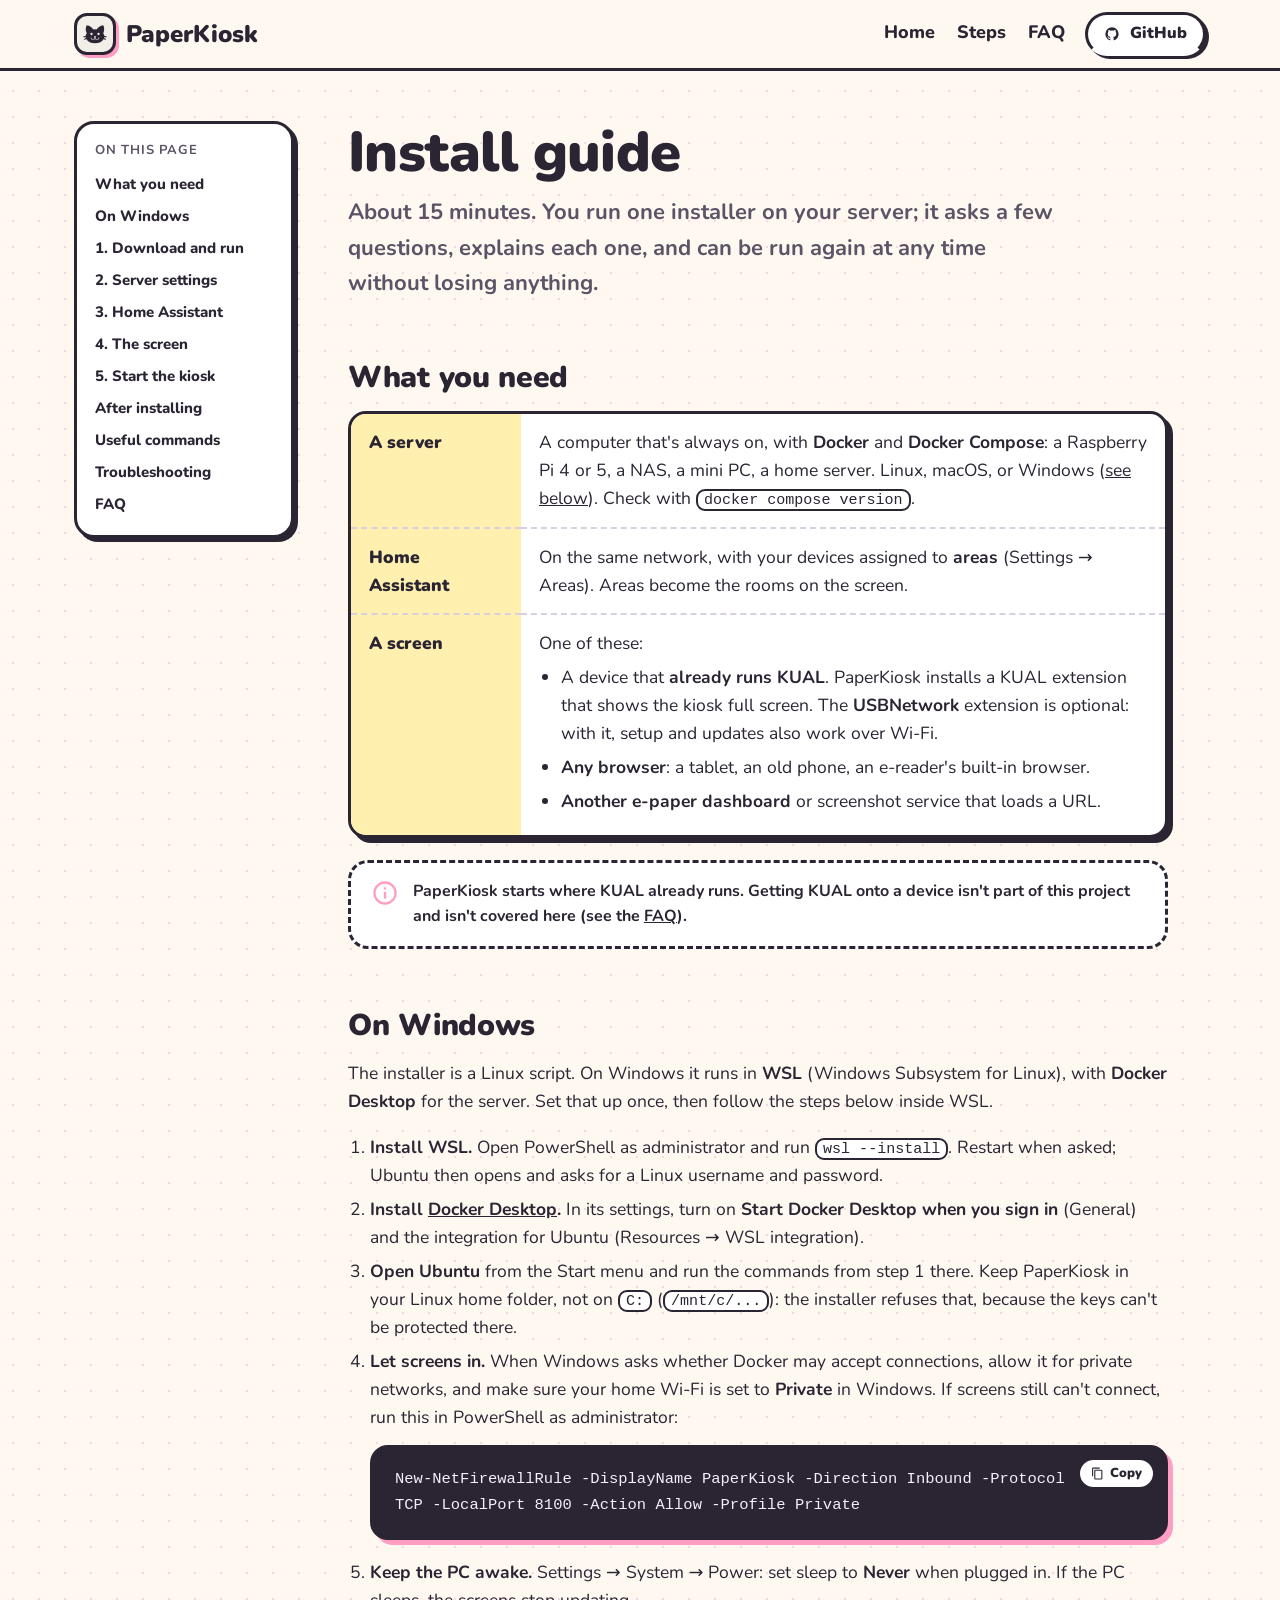
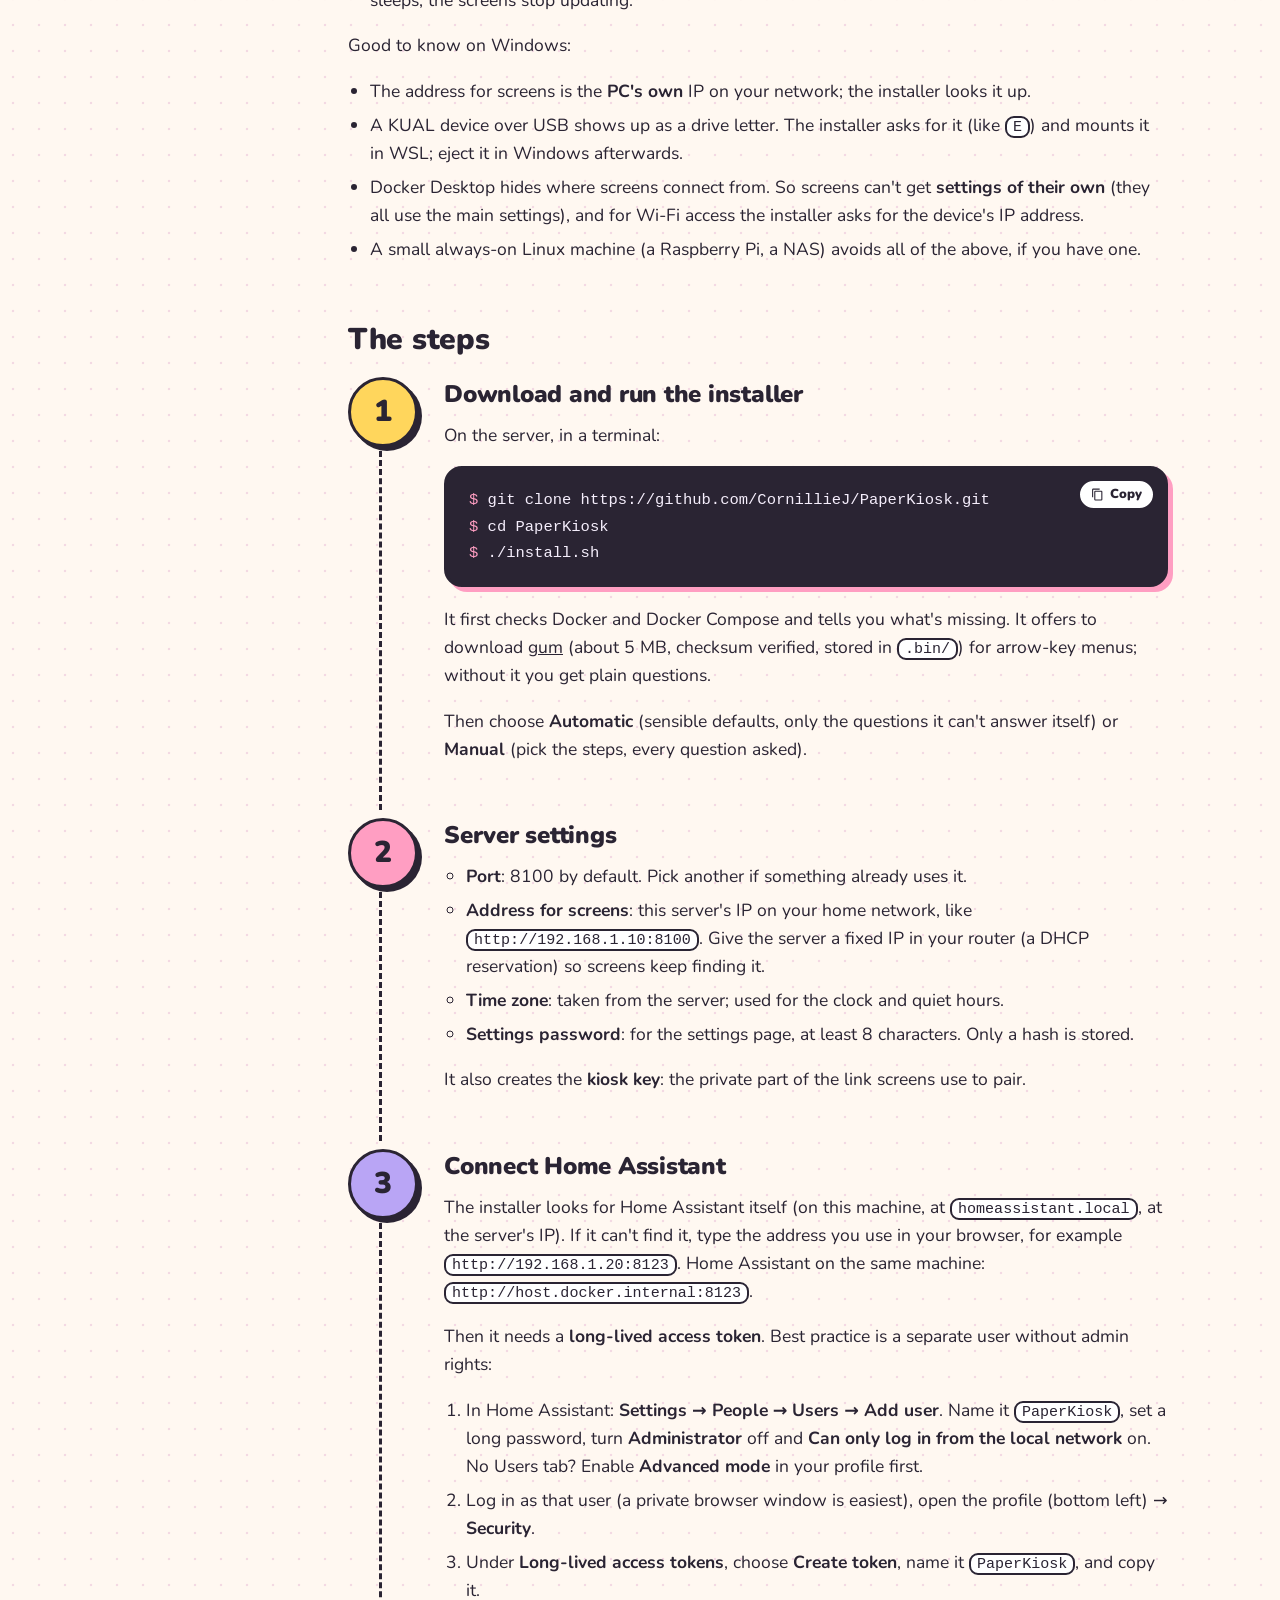
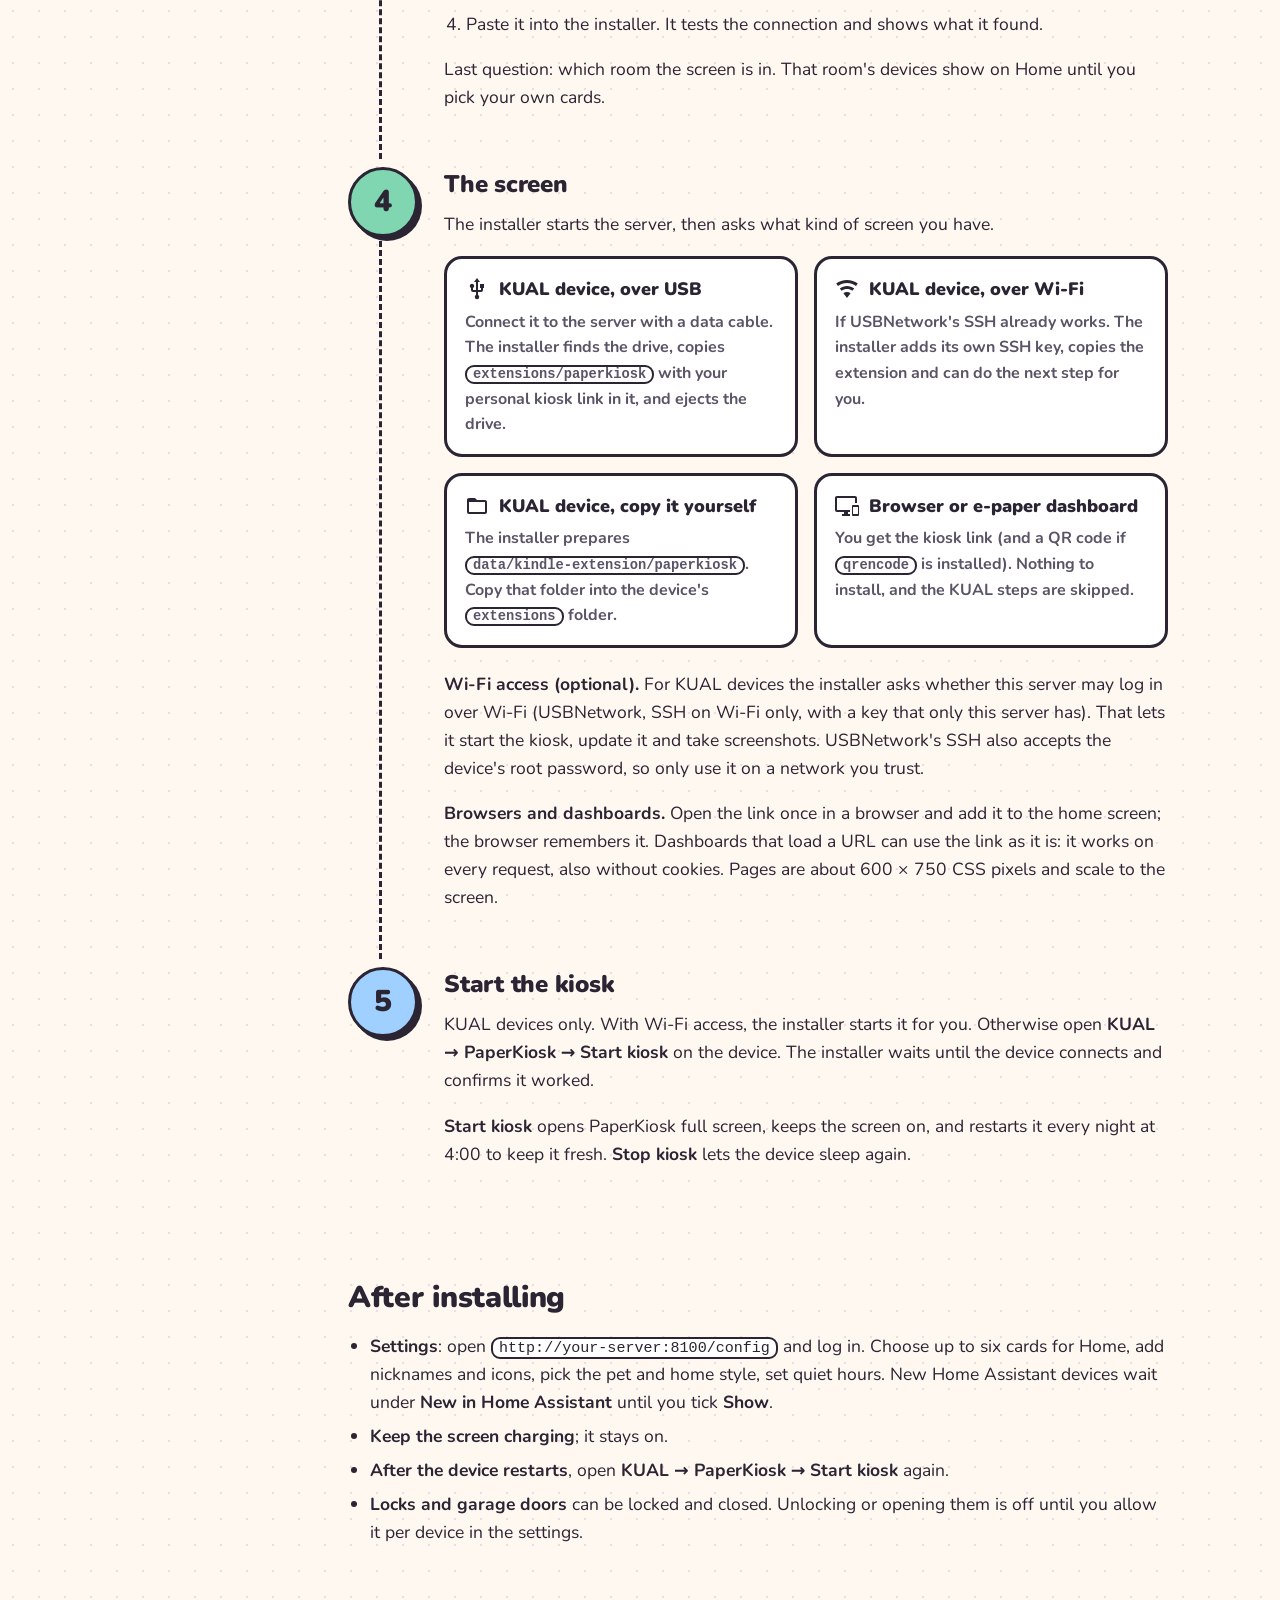
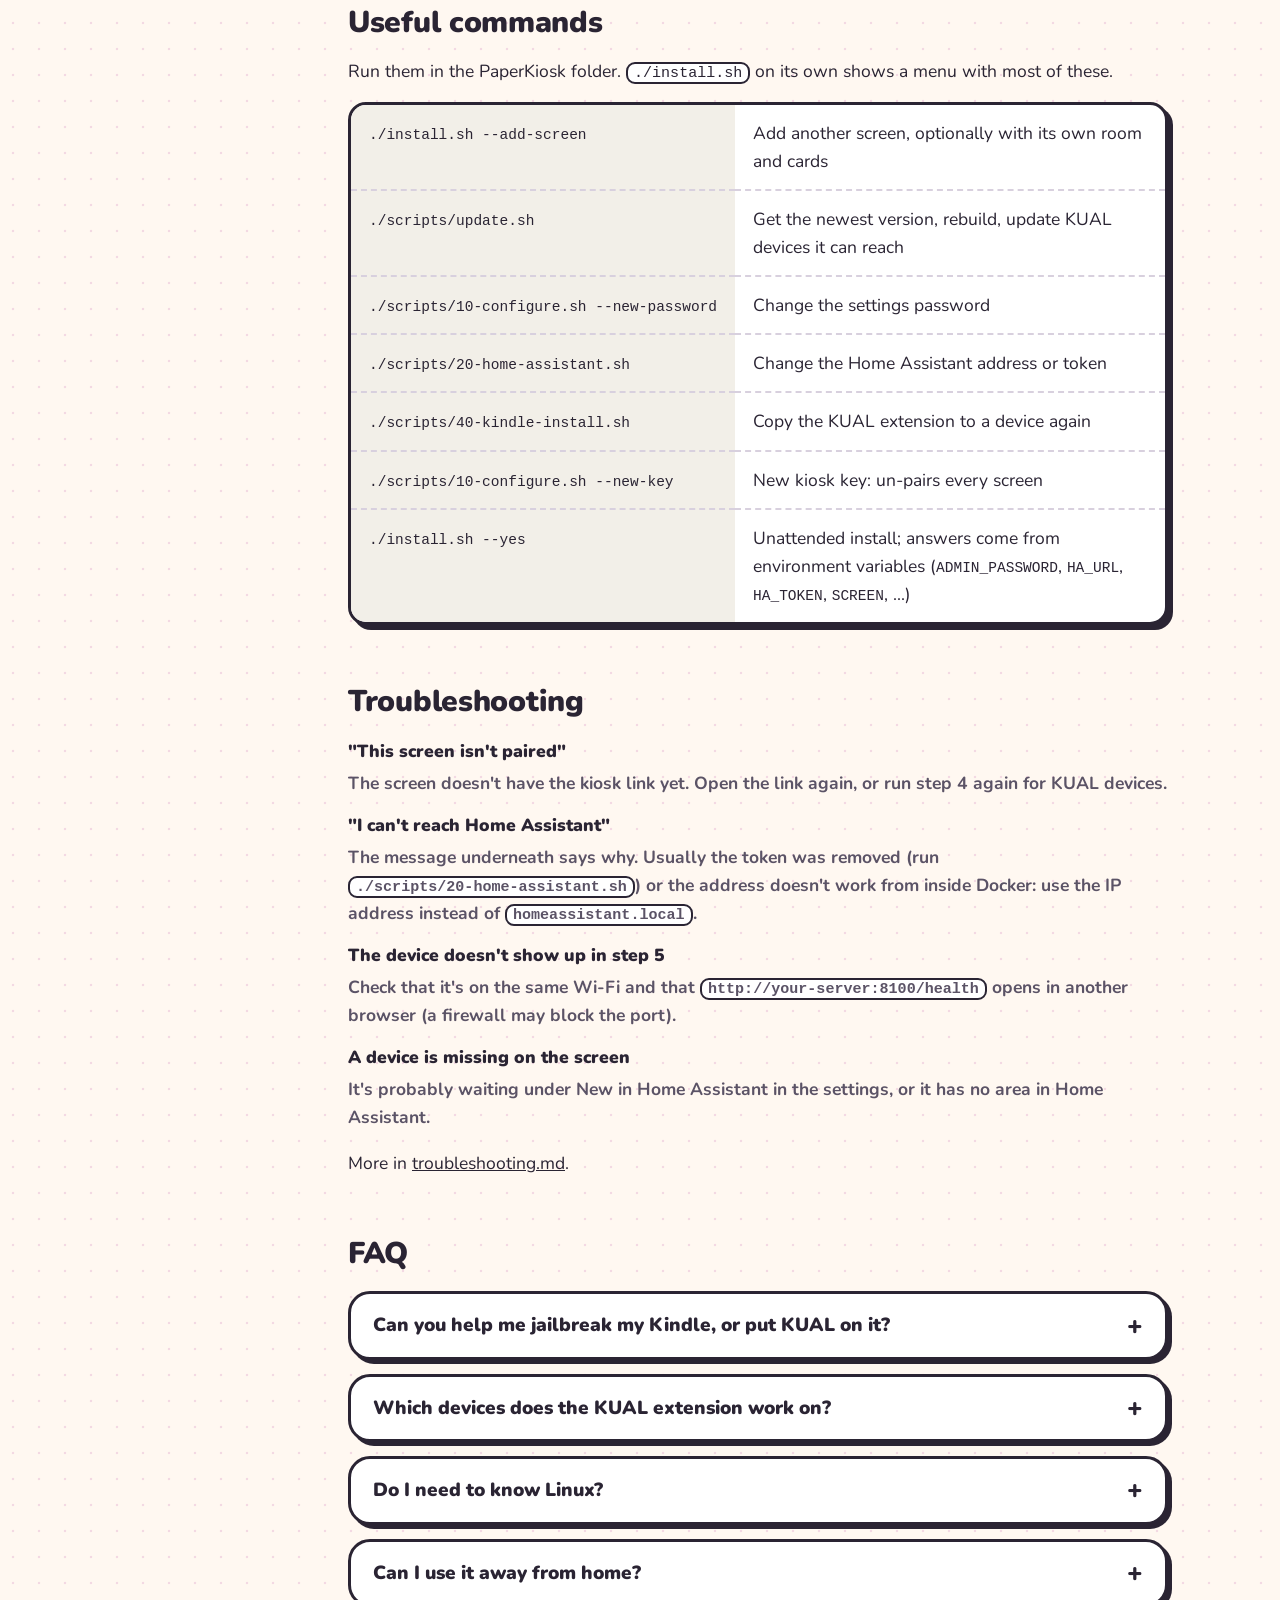
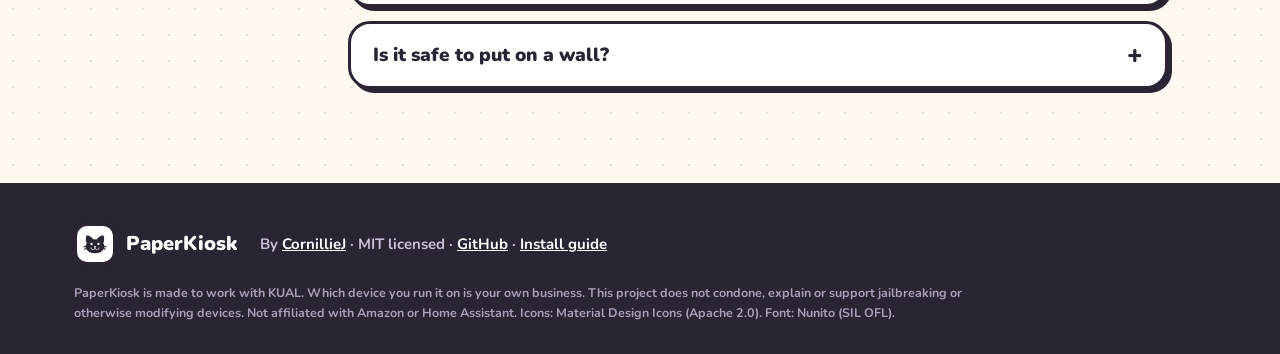
<file: site/install.html>
<!DOCTYPE html>
<html lang="en">
<head>
<meta charset="utf-8">
<meta name="viewport" content="width=device-width, initial-scale=1">
<title>Install guide · PaperKiosk</title>
<meta name="description" content="A calm, always-on Home Assistant control panel made for e-ink: a KUAL extension, a page for any browser, or a URL for your e-paper dashboard. Open source.">
<meta property="og:title" content="Install guide · PaperKiosk">
<meta property="og:description" content="A calm, always-on Home Assistant control panel made for e-ink. Open source.">
<meta property="og:image" content="https://www.stormwolf.space/paperkiosk/img/og.png">
<meta property="og:image:width" content="1200">
<meta property="og:image:height" content="630">
<meta property="og:url" content="https://www.stormwolf.space/paperkiosk/install.html">
<link rel="canonical" href="https://www.stormwolf.space/paperkiosk/install.html">
<meta property="og:type" content="website">
<meta name="twitter:card" content="summary_large_image">
<meta name="theme-color" content="#fff8f1">
<link rel="icon" href="data:image/svg+xml,%3Csvg xmlns='http://www.w3.org/2000/svg' viewBox='0 0 64 64'%3E%3Crect x='4' y='4' width='56' height='56' rx='16' fill='%23f2efe8' stroke='%232a2433' stroke-width='5'/%3E%3Cpath d='M21 44c-2 0-4-2-4-5V21l7 6c5-2 11-2 16 0l7-6v18c0 3-2 5-4 5z' fill='%232a2433'/%3E%3C/svg%3E">
<link rel="stylesheet" href="fonts.css">
<link rel="stylesheet" href="style.css">
</head>
<body>
<!-- sprite:start -->
<svg xmlns="http://www.w3.org/2000/svg" style="display:none"><symbol id="i-cat" viewBox="0 0 24 24"><path d="M12,8L10.67,8.09C9.81,7.07 7.4,4.5 5,4.5C5,4.5 3.03,7.46 4.96,11.41C4.41,12.24 4.07,12.67 4,13.66L2.07,13.95L2.28,14.93L4.04,14.67L4.18,15.38L2.61,16.32L3.08,17.21L4.53,16.32C5.68,18.76 8.59,20 12,20C15.41,20 18.32,18.76 19.47,16.32L20.92,17.21L21.39,16.32L19.82,15.38L19.96,14.67L21.72,14.93L21.93,13.95L20,13.66C19.93,12.67 19.59,12.24 19.04,11.41C20.97,7.46 19,4.5 19,4.5C16.6,4.5 14.19,7.07 13.33,8.09L12,8M9,11A1,1 0 0,1 10,12A1,1 0 0,1 9,13A1,1 0 0,1 8,12A1,1 0 0,1 9,11M15,11A1,1 0 0,1 16,12A1,1 0 0,1 15,13A1,1 0 0,1 14,12A1,1 0 0,1 15,11M11,14H13L12.3,15.39C12.5,16.03 13.06,16.5 13.75,16.5A1.5,1.5 0 0,0 15.25,15H15.75A2,2 0 0,1 13.75,17C13,17 12.35,16.59 12,16V16H12C11.65,16.59 11,17 10.25,17A2,2 0 0,1 8.25,15H8.75A1.5,1.5 0 0,0 10.25,16.5C10.94,16.5 11.5,16.03 11.7,15.39L11,14Z"/></symbol><symbol id="i-content-copy" viewBox="0 0 24 24"><path d="M19,21H8V7H19M19,5H8A2,2 0 0,0 6,7V21A2,2 0 0,0 8,23H19A2,2 0 0,0 21,21V7A2,2 0 0,0 19,5M16,1H4A2,2 0 0,0 2,3V17H4V3H16V1Z"/></symbol><symbol id="i-folder-outline" viewBox="0 0 24 24"><path d="M20,18H4V8H20M20,6H12L10,4H4C2.89,4 2,4.89 2,6V18A2,2 0 0,0 4,20H20A2,2 0 0,0 22,18V8C22,6.89 21.1,6 20,6Z"/></symbol><symbol id="i-github" viewBox="0 0 24 24"><path d="M12,2A10,10 0 0,0 2,12C2,16.42 4.87,20.17 8.84,21.5C9.34,21.58 9.5,21.27 9.5,21C9.5,20.77 9.5,20.14 9.5,19.31C6.73,19.91 6.14,17.97 6.14,17.97C5.68,16.81 5.03,16.5 5.03,16.5C4.12,15.88 5.1,15.9 5.1,15.9C6.1,15.97 6.63,16.93 6.63,16.93C7.5,18.45 8.97,18 9.54,17.76C9.63,17.11 9.89,16.67 10.17,16.42C7.95,16.17 5.62,15.31 5.62,11.5C5.62,10.39 6,9.5 6.65,8.79C6.55,8.54 6.2,7.5 6.75,6.15C6.75,6.15 7.59,5.88 9.5,7.17C10.29,6.95 11.15,6.84 12,6.84C12.85,6.84 13.71,6.95 14.5,7.17C16.41,5.88 17.25,6.15 17.25,6.15C17.8,7.5 17.45,8.54 17.35,8.79C18,9.5 18.38,10.39 18.38,11.5C18.38,15.32 16.04,16.16 13.81,16.41C14.17,16.72 14.5,17.33 14.5,18.26C14.5,19.6 14.5,20.68 14.5,21C14.5,21.27 14.66,21.59 15.17,21.5C19.14,20.16 22,16.42 22,12A10,10 0 0,0 12,2Z"/></symbol><symbol id="i-information-outline" viewBox="0 0 24 24"><path d="M11,9H13V7H11M12,20C7.59,20 4,16.41 4,12C4,7.59 7.59,4 12,4C16.41,4 20,7.59 20,12C20,16.41 16.41,20 12,20M12,2A10,10 0 0,0 2,12A10,10 0 0,0 12,22A10,10 0 0,0 22,12A10,10 0 0,0 12,2M11,17H13V11H11V17Z"/></symbol><symbol id="i-monitor-cellphone" viewBox="0 0 24 24"><path d="M23,11H18A1,1 0 0,0 17,12V21A1,1 0 0,0 18,22H23A1,1 0 0,0 24,21V12A1,1 0 0,0 23,11M23,20H18V13H23V20M20,2H2C0.89,2 0,2.89 0,4V16A2,2 0 0,0 2,18H9V20H7V22H15V20H13V18H15V16H2V4H20V9H22V4C22,2.89 21.1,2 20,2Z"/></symbol><symbol id="i-usb" viewBox="0 0 24 24"><path d="M15,7V11H16V13H13V5H15L12,1L9,5H11V13H8V10.93C8.7,10.56 9.2,9.85 9.2,9C9.2,7.78 8.21,6.8 7,6.8C5.78,6.8 4.8,7.78 4.8,9C4.8,9.85 5.3,10.56 6,10.93V13A2,2 0 0,0 8,15H11V18.05C10.29,18.41 9.8,19.15 9.8,20A2.2,2.2 0 0,0 12,22.2A2.2,2.2 0 0,0 14.2,20C14.2,19.15 13.71,18.41 13,18.05V15H16A2,2 0 0,0 18,13V11H19V7H15Z"/></symbol><symbol id="i-wifi" viewBox="0 0 24 24"><path d="M12,21L15.6,16.2C14.6,15.45 13.35,15 12,15C10.65,15 9.4,15.45 8.4,16.2L12,21M12,3C7.95,3 4.21,4.34 1.2,6.6L3,9C5.5,7.12 8.62,6 12,6C15.38,6 18.5,7.12 21,9L22.8,6.6C19.79,4.34 16.05,3 12,3M12,9C9.3,9 6.81,9.89 4.8,11.4L6.6,13.8C8.1,12.67 9.97,12 12,12C14.03,12 15.9,12.67 17.4,13.8L19.2,11.4C17.19,9.89 14.7,9 12,9Z"/></symbol></svg>
<!-- sprite:end -->

<header class="nav">
  <div class="wrap">
    <a class="logo" href="./"><span class="mark"><svg class="ic"><use href="#i-cat"/></svg></span>PaperKiosk</a>
    <nav>
      <a href="./">Home</a>
      <a href="#steps">Steps</a>
      <a href="#faq">FAQ</a>
      <a class="btn" href="https://github.com/CornillieJ/PaperKiosk"><svg class="ic"><use href="#i-github"/></svg>GitHub</a>
    </nav>
  </div>
</header>

<main class="guide">
<div class="wrap guide-grid">
<aside class="toc">
  <b>On this page</b>
  <a href="#need">What you need</a>
  <a href="#windows">On Windows</a>
  <a href="#s1">1. Download and run</a>
  <a href="#s2">2. Server settings</a>
  <a href="#s3">3. Home Assistant</a>
  <a href="#s4">4. The screen</a>
  <a href="#s5">5. Start the kiosk</a>
  <a href="#after">After installing</a>
  <a href="#commands">Useful commands</a>
  <a href="#trouble">Troubleshooting</a>
  <a href="#faq">FAQ</a>
</aside>

<article>
<h1>Install guide</h1>
<p class="lead">About 15 minutes. You run one installer on your server; it asks a few questions, explains each one,
  and can be run again at any time without losing anything.</p>

<h2 id="need">What you need</h2>
<table class="need-table">
  <tr><th>A server</th><td>A computer that's always on, with <b>Docker</b> and <b>Docker Compose</b>: a Raspberry Pi 4
    or 5, a NAS, a mini PC, a home server. Linux, macOS, or Windows (<a href="#windows">see below</a>). Check with
    <code>docker compose version</code>.</td></tr>
  <tr><th>Home Assistant</th><td>On the same network, with your devices assigned to <b>areas</b>
    (Settings → Areas). Areas become the rooms on the screen.</td></tr>
  <tr><th>A screen</th><td>One of these:
    <ul>
      <li>A device that <b>already runs KUAL</b>. PaperKiosk installs a KUAL extension that shows the kiosk full
        screen. The <b>USBNetwork</b> extension is optional: with it, setup and updates also work over Wi-Fi.</li>
      <li><b>Any browser</b>: a tablet, an old phone, an e-reader's built-in browser.</li>
      <li><b>Another e-paper dashboard</b> or screenshot service that loads a URL.</li>
    </ul></td></tr>
</table>
<div class="note"><svg class="ic"><use href="#i-information-outline"/></svg><p>PaperKiosk starts where KUAL already
  runs. Getting KUAL onto a device isn't part of this project and isn't covered here (see the <a href="#faq">FAQ</a>).</p></div>

<h2 id="windows">On Windows</h2>
<p>The installer is a Linux script. On Windows it runs in <b>WSL</b> (Windows Subsystem for Linux), with
  <b>Docker Desktop</b> for the server. Set that up once, then follow the steps below inside WSL.</p>
<ol class="sub">
  <li><b>Install WSL.</b> Open PowerShell as administrator and run <code>wsl --install</code>. Restart when asked;
    Ubuntu then opens and asks for a Linux username and password.</li>
  <li><b>Install <a href="https://docs.docker.com/desktop/setup/install/windows-install/">Docker Desktop</a>.</b>
    In its settings, turn on <b>Start Docker Desktop when you sign in</b> (General) and the integration for Ubuntu
    (Resources → WSL integration).</li>
  <li><b>Open Ubuntu</b> from the Start menu and run the commands from step 1 there. Keep PaperKiosk in your Linux
    home folder, not on <code>C:</code> (<code>/mnt/c/...</code>): the installer refuses that, because the keys can't
    be protected there.</li>
  <li><b>Let screens in.</b> When Windows asks whether Docker may accept connections, allow it for private networks,
    and make sure your home Wi-Fi is set to <b>Private</b> in Windows. If screens still can't connect, run this in
    PowerShell as administrator:
    <div class="code wrapc"><pre>New-NetFirewallRule -DisplayName PaperKiosk -Direction Inbound -Protocol TCP -LocalPort 8100 -Action Allow -Profile Private</pre><button type="button" data-copy="New-NetFirewallRule -DisplayName PaperKiosk -Direction Inbound -Protocol TCP -LocalPort 8100 -Action Allow -Profile Private"><svg class="ic"><use href="#i-content-copy"/></svg>Copy</button></div></li>
  <li><b>Keep the PC awake.</b> Settings → System → Power: set sleep to <b>Never</b> when plugged in. If the PC
    sleeps, the screens stop updating.</li>
</ol>
<p>Good to know on Windows:</p>
<ul>
  <li>The address for screens is the <b>PC's own</b> IP on your network; the installer looks it up.</li>
  <li>A KUAL device over USB shows up as a drive letter. The installer asks for it (like <code>E</code>) and mounts
    it in WSL; eject it in Windows afterwards.</li>
  <li>Docker Desktop hides where screens connect from. So screens can't get <b>settings of their own</b> (they all
    use the main settings), and for Wi-Fi access the installer asks for the device's IP address.</li>
  <li>A small always-on Linux machine (a Raspberry Pi, a NAS) avoids all of the above, if you have one.</li>
</ul>

<h2 id="steps">The steps</h2>
<ol class="steps">
<li class="step" id="s1">
  <h3>Download and run the installer</h3>
  <p>On the server, in a terminal:</p>
  <div class="code"><pre><span class="p">$ </span>git clone https://github.com/CornillieJ/PaperKiosk.git
<span class="p">$ </span>cd PaperKiosk
<span class="p">$ </span>./install.sh</pre><button type="button" data-copy="git clone https://github.com/CornillieJ/PaperKiosk.git
cd PaperKiosk
./install.sh"><svg class="ic"><use href="#i-content-copy"/></svg>Copy</button></div>
  <p>It first checks Docker and Docker Compose and tells you what's missing. It offers to download
    <a href="https://github.com/charmbracelet/gum">gum</a> (about 5 MB, checksum verified, stored in <code>.bin/</code>)
    for arrow-key menus; without it you get plain questions.</p>
  <p>Then choose <b>Automatic</b> (sensible defaults, only the questions it can't answer itself) or <b>Manual</b>
    (pick the steps, every question asked).</p>
</li>

<li class="step" id="s2">
  <h3>Server settings</h3>
  <ul>
    <li><b>Port</b>: 8100 by default. Pick another if something already uses it.</li>
    <li><b>Address for screens</b>: this server's IP on your home network, like <code>http://192.168.1.10:8100</code>.
      Give the server a fixed IP in your router (a DHCP reservation) so screens keep finding it.</li>
    <li><b>Time zone</b>: taken from the server; used for the clock and quiet hours.</li>
    <li><b>Settings password</b>: for the settings page, at least 8 characters. Only a hash is stored.</li>
  </ul>
  <p>It also creates the <b>kiosk key</b>: the private part of the link screens use to pair.</p>
</li>

<li class="step" id="s3">
  <h3>Connect Home Assistant</h3>
  <p>The installer looks for Home Assistant itself (on this machine, at <code>homeassistant.local</code>, at the
    server's IP). If it can't find it, type the address you use in your browser, for example
    <code>http://192.168.1.20:8123</code>. Home Assistant on the same machine:
    <code>http://host.docker.internal:8123</code>.</p>
  <p>Then it needs a <b>long-lived access token</b>. Best practice is a separate user without admin rights:</p>
  <ol class="sub">
    <li>In Home Assistant: <b>Settings → People → Users → Add user</b>. Name it <code>PaperKiosk</code>, set a long
      password, turn <b>Administrator</b> off and <b>Can only log in from the local network</b> on. No Users tab?
      Enable <b>Advanced mode</b> in your profile first.</li>
    <li>Log in as that user (a private browser window is easiest), open the profile (bottom left) →
      <b>Security</b>.</li>
    <li>Under <b>Long-lived access tokens</b>, choose <b>Create token</b>, name it <code>PaperKiosk</code>, and copy
      it.</li>
    <li>Paste it into the installer. It tests the connection and shows what it found.</li>
  </ol>
  <p>Last question: which room the screen is in. That room's devices show on Home until you pick your own
    cards.</p>
</li>

<li class="step" id="s4">
  <h3>The screen</h3>
  <p>The installer starts the server, then asks what kind of screen you have.</p>
  <div class="options">
    <div class="option">
      <h4><svg class="ic"><use href="#i-usb"/></svg>KUAL device, over USB</h4>
      <p>Connect it to the server with a data cable. The installer finds the drive, copies
        <code>extensions/paperkiosk</code> with your personal kiosk link in it, and ejects the drive.</p>
    </div>
    <div class="option">
      <h4><svg class="ic"><use href="#i-wifi"/></svg>KUAL device, over Wi-Fi</h4>
      <p>If USBNetwork's SSH already works. The installer adds its own SSH key, copies the extension and can do the
        next step for you.</p>
    </div>
    <div class="option">
      <h4><svg class="ic"><use href="#i-folder-outline"/></svg>KUAL device, copy it yourself</h4>
      <p>The installer prepares <code>data/kindle-extension/paperkiosk</code>. Copy that folder into the device's
        <code>extensions</code> folder.</p>
    </div>
    <div class="option">
      <h4><svg class="ic"><use href="#i-monitor-cellphone"/></svg>Browser or e-paper dashboard</h4>
      <p>You get the kiosk link (and a QR code if <code>qrencode</code> is installed). Nothing to install, and the
        KUAL steps are skipped.</p>
    </div>
  </div>
  <p><b>Wi-Fi access (optional).</b> For KUAL devices the installer asks whether this server may log in over Wi-Fi
    (USBNetwork, SSH on Wi-Fi only, with a key that only this server has). That lets it start the kiosk, update it and
    take screenshots. USBNetwork's SSH also accepts the device's root password, so only use it on a network you
    trust.</p>
  <p><b>Browsers and dashboards.</b> Open the link once in a browser and add it to the home screen; the browser
    remembers it. Dashboards that load a URL can use the link as it is: it works on every request, also without
    cookies. Pages are about 600 × 750 CSS pixels and scale to the screen.</p>
</li>

<li class="step" id="s5">
  <h3>Start the kiosk</h3>
  <p>KUAL devices only. With Wi-Fi access, the installer starts it for you. Otherwise open <b>KUAL → PaperKiosk →
    Start kiosk</b> on the device. The installer waits until the device connects and confirms it worked.</p>
  <p><b>Start kiosk</b> opens PaperKiosk full screen, keeps the screen on, and restarts it every night at 4:00 to
    keep it fresh. <b>Stop kiosk</b> lets the device sleep again.</p>
</li>
</ol>

<h2 id="after">After installing</h2>
<ul>
  <li><b>Settings</b>: open <code>http://your-server:8100/config</code> and log in. Choose up to six cards for
    Home, add nicknames and icons, pick the pet and home style, set quiet hours. New Home Assistant devices wait
    under <b>New in Home Assistant</b> until you tick <b>Show</b>.</li>
  <li><b>Keep the screen charging</b>; it stays on.</li>
  <li><b>After the device restarts</b>, open <b>KUAL → PaperKiosk → Start kiosk</b> again.</li>
  <li><b>Locks and garage doors</b> can be locked and closed. Unlocking or opening them is off until you allow it
    per device in the settings.</li>
</ul>

<h2 id="commands">Useful commands</h2>
<p>Run them in the PaperKiosk folder. <code>./install.sh</code> on its own shows a menu with most of these.</p>
<table class="cmd-table">
  <tr><td><code>./install.sh --add-screen</code></td><td>Add another screen, optionally with its own room and cards</td></tr>
  <tr><td><code>./scripts/update.sh</code></td><td>Get the newest version, rebuild, update KUAL devices it can reach</td></tr>
  <tr><td><code>./scripts/10-configure.sh --new-password</code></td><td>Change the settings password</td></tr>
  <tr><td><code>./scripts/20-home-assistant.sh</code></td><td>Change the Home Assistant address or token</td></tr>
  <tr><td><code>./scripts/40-kindle-install.sh</code></td><td>Copy the KUAL extension to a device again</td></tr>
  <tr><td><code>./scripts/10-configure.sh --new-key</code></td><td>New kiosk key: un-pairs every screen</td></tr>
  <tr><td><code>./install.sh --yes</code></td><td>Unattended install; answers come from environment variables
    (<code>ADMIN_PASSWORD</code>, <code>HA_URL</code>, <code>HA_TOKEN</code>, <code>SCREEN</code>, ...)</td></tr>
</table>

<h2 id="trouble">Troubleshooting</h2>
<dl class="trouble">
  <dt>"This screen isn't paired"</dt>
  <dd>The screen doesn't have the kiosk link yet. Open the link again, or run step 4 again for KUAL devices.</dd>
  <dt>"I can't reach Home Assistant"</dt>
  <dd>The message underneath says why. Usually the token was removed (run <code>./scripts/20-home-assistant.sh</code>)
    or the address doesn't work from inside Docker: use the IP address instead of <code>homeassistant.local</code>.</dd>
  <dt>The device doesn't show up in step 5</dt>
  <dd>Check that it's on the same Wi-Fi and that <code>http://your-server:8100/health</code> opens in another browser
    (a firewall may block the port).</dd>
  <dt>A device is missing on the screen</dt>
  <dd>It's probably waiting under <b>New in Home Assistant</b> in the settings, or it has no area in Home Assistant.</dd>
</dl>
<p>More in <a href="https://github.com/CornillieJ/PaperKiosk/blob/main/docs/troubleshooting.md">troubleshooting.md</a>.</p>

<h2 id="faq">FAQ</h2>
<div class="faq">
  <details><summary>Can you help me jailbreak my Kindle, or put KUAL on it?</summary><div><p><b>No.</b> PaperKiosk
    starts where KUAL already runs, and this project doesn't explain, provide or support jailbreaking or modifying
    devices. Questions about that won't be answered here or on GitHub.</p><p>If you want to read about it, guides
    exist online, but that's your own decision and your own risk: it can void warranties, break devices, and isn't
    legal everywhere. Every other kind of screen works without it: any browser or e-paper dashboard can use the
    kiosk link.</p></div></details>
  <details><summary>Which devices does the KUAL extension work on?</summary><div>It was developed for a 1072 × 1448
    e-ink screen with the mesquite web engine (WebKit 534) and firmware 5.x. Other devices running KUAL may behave
    differently. Which device you use is up to you.</div></details>
  <details><summary>Do I need to know Linux?</summary><div>A little: you run a few commands in a terminal. The
    installer checks the rest and explains every question. PaperKiosk needs Docker, so on Home Assistant OS it has
    to run on another computer: a NAS, a Raspberry Pi, or a Windows PC that stays on (<a href="#windows">see On
    Windows</a>).</div></details>
  <details><summary>Can I use it away from home?</summary><div>Don't forward its port in your router. Use a VPN
    (WireGuard, Tailscale, ...) if you want to reach it from outside.</div></details>
  <details><summary>Is it safe to put on a wall?</summary><div><p>Yes. Anyone standing at the screen can only do
    what the screen shows: switch the devices on it, change brightness, run the scenes you picked. They can't open
    the settings (that needs your password, on another device), can't reach anything else in Home Assistant, and
    can't unlock a door or open the garage unless you allowed that for the device.</p>
    <p>Want less on it? Hide devices or whole rooms in the settings. If the screen ever goes missing, run
    <code>./scripts/10-configure.sh --new-key</code>: its link stops working, and you re-pair your other
    screens. More in <a href="https://github.com/CornillieJ/PaperKiosk/blob/main/SECURITY.md">SECURITY.md</a>.</p></div></details>
</div>
</article>
</div>
</main>

<footer>
  <div class="wrap">
    <p class="foot-main"><a class="logo" href="./"><span class="mark"><svg class="ic"><use href="#i-cat"/></svg></span>PaperKiosk</a>
      <span>By <a href="https://github.com/CornillieJ">CornillieJ</a> · MIT licensed ·
        <a href="https://github.com/CornillieJ/PaperKiosk">GitHub</a> · <a href="install.html">Install guide</a></span></p>
    <p class="fine">PaperKiosk is made to work with KUAL. Which device you run it on is your own business. This project
      does not condone, explain or support jailbreaking or otherwise modifying devices. Not affiliated with Amazon or
      Home Assistant. Icons: Material Design Icons (Apache 2.0). Font: Nunito (SIL OFL).</p>
  </div>
</footer>


<script>
// Copy buttons. Pages runs public sites in a sandbox where the clipboard API may be refused: then select the text.
document.querySelectorAll('button[data-copy]').forEach(function (b) {
  b.addEventListener('click', function () {
    var text = b.getAttribute('data-copy'), label = b.lastChild;
    function done(msg) { label.textContent = msg; b.classList.add('done');
      setTimeout(function () { label.textContent = 'Copy'; b.classList.remove('done') }, 1600) }
    function select() { var r = document.createRange(); r.selectNodeContents(b.parentNode.querySelector('pre'));
      var s = getSelection(); s.removeAllRanges(); s.addRange(r);
      try { done(document.execCommand('copy') ? 'Copied' : 'Selected') } catch (e) { done('Selected') } }
    if (navigator.clipboard && navigator.clipboard.writeText) {
      navigator.clipboard.writeText(text).then(function () { done('Copied') }, select)
    } else { select() }
  });
});
</script>
</body>
</html>
</file>
<file: site/fonts.css>
/* Nunito (SIL OFL 1.1, https://github.com/googlefonts/nunito), from @fontsource/nunito 5.3.0. Made by tools/build.py. */
@font-face{font-family:"Nunito";font-style:normal;font-weight:400;font-display:swap;src:url([data-uri]) format("woff2")}
@font-face{font-family:"Nunito";font-style:normal;font-weight:700;font-display:swap;src:url([data-uri]) format("woff2")}
@font-face{font-family:"Nunito";font-style:normal;font-weight:800;font-display:swap;src:url([data-uri]) format("woff2")}
@font-face{font-family:"Nunito";font-style:normal;font-weight:900;font-display:swap;src:url([data-uri]) format("woff2")}
</file>
<file: site/style.css>
/* PaperKiosk website. Kawaii like the kiosk itself: Nunito, thick ink outlines, rounded "sticker" cards,
   pastel paper colours, paws, hearts and sparkles. No framework, no build (fonts.css and the icon sprite in
   index.html come from tools/build.py). */
:root {
  --ink: #2a2433; --ink2: #5b5366; --cream: #fff8f1; --paper: #f2efe8;
  --pink: #ffd9e6; --pink2: #ff9ec2; --lav: #e7defe; --lav2: #b9a5f5; --mint: #d2f3e4; --mint2: #7fd6b0;
  --butter: #fff0b0; --butter2: #ffd65c; --sky: #d8ebff; --peach: #ffe1cc;
  --r: 26px; --line: 3px;
}
* { box-sizing: border-box }
html { scroll-behavior: smooth; scroll-padding-top: 84px }
body {
  margin: 0; font-family: Nunito, ui-rounded, system-ui, sans-serif; color: var(--ink); font-size: 18px; line-height: 1.6;
  background: var(--cream) radial-gradient(#f3d9e3 1.4px, transparent 1.6px) 0 0 / 26px 26px;
  -webkit-font-smoothing: antialiased;
}
img { max-width: 100%; height: auto; display: block }
a { color: inherit }
h1, h2, h3 { font-weight: 900; line-height: 1.15; margin: 0 0 .4em; letter-spacing: -.01em; text-wrap: balance }
h2 { font-size: clamp(30px, 4.2vw, 46px) }
h3 { font-size: 22px }
p { margin: 0 0 1em }
code, pre { font-family: ui-monospace, "SF Mono", Menlo, Consolas, monospace; font-size: .86em }
:not(pre) > code { background: #fff; border: 2px solid var(--ink); border-radius: 9px; padding: 0 6px; white-space: nowrap }
.ic { width: 1em; height: 1em; fill: currentColor; vertical-align: -.14em; flex: none }
.wrap { max-width: 1180px; margin: 0 auto; padding: 0 24px }
.center { text-align: center }
.lead { font-size: clamp(19px, 2vw, 22px); color: var(--ink2); font-weight: 700; max-width: 720px }
.center .lead { margin-left: auto; margin-right: auto }

/* --- Buttons ------------------------------------------------------------------------------------- */
.btn { display: inline-flex; align-items: center; gap: 10px; font: inherit; font-weight: 900; font-size: 18px;
  text-decoration: none; color: var(--ink); background: #fff; border: var(--line) solid var(--ink); border-radius: 99px;
  padding: 12px 24px; box-shadow: 4px 4px 0 var(--ink); transition: transform .12s, box-shadow .12s; cursor: pointer }
.btn:hover { transform: translate(-2px, -2px); box-shadow: 6px 6px 0 var(--ink) }
.btn:active { transform: translate(3px, 3px); box-shadow: 1px 1px 0 var(--ink) }
.btn.pink { background: var(--pink2) }
.btn.dark { background: var(--ink); color: #fff; box-shadow: 4px 4px 0 var(--pink2) }
.btn.dark:hover { box-shadow: 6px 6px 0 var(--pink2) }
.btns { display: flex; flex-wrap: wrap; gap: 14px; margin-top: 26px }

/* --- Nav ------------------------------------------------------------------------------------------- */
.nav { position: sticky; top: 0; z-index: 20; background: rgba(255, 248, 241, .9); backdrop-filter: blur(8px);
  border-bottom: var(--line) solid var(--ink) }
.nav .wrap { display: flex; align-items: center; gap: 22px; height: 68px }
.logo { display: inline-flex; align-items: center; gap: 10px; font-weight: 900; font-size: 24px; text-decoration: none }
.logo .mark { width: 42px; height: 42px; border: var(--line) solid var(--ink); border-radius: 13px; background: var(--paper);
  display: grid; place-items: center; box-shadow: 3px 3px 0 var(--pink2) }
.logo .mark .ic { width: 28px; height: 28px; vertical-align: 0 }
.nav nav { margin-left: auto; display: flex; gap: 18px; align-items: center; font-weight: 800 }
.nav nav a { text-decoration: none; padding: 4px 2px; border-bottom: 3px solid transparent }
.nav nav a:hover { border-color: var(--pink2) }
.nav nav .btn { padding: 6px 16px; font-size: 16px; box-shadow: 3px 3px 0 var(--ink) }
@media (max-width: 860px) { .nav nav a:not(.btn) { display: none } }

/* --- Sections -------------------------------------------------------------------------------------- */
section { padding: 92px 0; position: relative }
.band { background: #fff; border-top: var(--line) solid var(--ink); border-bottom: var(--line) solid var(--ink) }
.band.pink { background: var(--pink) }
.band.lav { background: var(--lav) }
.band.mint { background: var(--mint) }
.band.butter { background: var(--butter) }
.wave { display: block; width: 100%; height: 26px }

/* --- Hero ------------------------------------------------------------------------------------------ */
.hero { padding: 64px 0 88px }
.hero .wrap { display: grid; grid-template-columns: .92fr 1.18fr; gap: 50px; align-items: center }
.hero h1 { font-size: clamp(40px, 5.4vw, 64px); margin-bottom: 18px }
.hero .lead { margin-bottom: .6em }
@media (max-width: 960px) { .hero .wrap { grid-template-columns: 1fr } }

/* --- Device frames --------------------------------------------------------------------------------- */
/* An e-ink screen: the screenshot multiplied onto paper, so white reads as e-paper grey. */
.eink { position: relative; background: var(--paper); aspect-ratio: 1072 / 1347; overflow: hidden }
.eink img { width: 100%; height: 100%; object-fit: cover; mix-blend-mode: multiply; filter: contrast(.94) }
.eink::after { content: ""; position: absolute; inset: 0; pointer-events: none;
  background: linear-gradient(135deg, rgba(255,255,255,.18), transparent 40%) }
/* A Kindle Paperwhite: black bezel, wider at the bottom */
.kindle { background: #2c2a30; border-radius: 9% / 7%; padding: 7% 6% 15%; box-shadow: inset 0 0 0 2px #45424b,
  6px 8px 0 rgba(42, 36, 51, .18) }
.kindle .eink { border-radius: 2px; box-shadow: inset 0 0 0 1px rgba(0,0,0,.25) }

/* --- Scenes (drawn rooms with a kiosk in them) ----------------------------------------------------- */
.scene { position: relative; border: var(--line) solid var(--ink); border-radius: 34px; overflow: hidden;
  box-shadow: 8px 8px 0 var(--ink); isolation: isolate }
.scene svg.props { position: absolute; inset: 0; width: 100%; height: 100%; z-index: 2; pointer-events: none }
.scene .shadow { position: absolute; z-index: 1; border-radius: 50%; background: rgba(42, 36, 51, .18); filter: blur(10px) }

.wall { aspect-ratio: 6 / 5;
  background:
    linear-gradient(to bottom, transparent 82%, #fff 82%, #fff 84.5%, var(--ink) 84.5%, var(--ink) 85.1%, #d9a77a 85.1%),
    radial-gradient(#fff 3px, transparent 3.5px) 0 0 / 34px 34px,
    var(--pink) }
.wall .frame { position: absolute; z-index: 3; left: 29%; top: 10%; width: 42%;
  padding: 3%; border-radius: 6px; border: var(--line) solid var(--ink);
  background: linear-gradient(135deg, #e6b384, #c98a56 45%, #d9a16d 70%, #b97945);
  box-shadow: 6px 10px 18px rgba(42, 36, 51, .28) }
.wall .mat { background: #fbf8f2; padding: 10% 9%; border: 2px solid rgba(0,0,0,.18);
  box-shadow: inset 2px 2px 6px rgba(0,0,0,.15) }
.wall .mat .eink { box-shadow: 0 0 0 4px #2c2a30, inset 1px 1px 3px rgba(0,0,0,.3) }

.kitchen { aspect-ratio: 6 / 5;
  background:
    linear-gradient(to bottom, transparent 72%, var(--ink) 72%, var(--ink) 72.7%, #e8bf8f 72.7%, #e8bf8f 78%,
      var(--ink) 78%, var(--ink) 78.6%, #c48c5c 78.6%),
    linear-gradient(90deg, rgba(42,36,51,.11) 2px, transparent 2px) 0 0 / 60px 30px,
    linear-gradient(rgba(42,36,51,.11) 2px, transparent 2px) 0 0 / 60px 30px,
    var(--mint) }
.kitchen .stand { position: absolute; z-index: 3; left: 34%; top: 25.6%; width: 33%; padding: 3.2%;
  border: var(--line) solid var(--ink); border-radius: 18px; background: #fdfcf9;
  box-shadow: 6px 10px 18px rgba(42, 36, 51, .25), inset 0 0 0 6px #fff }
.kitchen .stand .eink { box-shadow: 0 0 0 4px #2c2a30 }

.caption { display: inline-flex; align-items: center; gap: 8px; font-weight: 800; font-size: 15px; color: var(--ink2);
  margin-top: 14px }

/* --- Cards ----------------------------------------------------------------------------------------- */
.grid { display: grid; gap: 24px }
.g3 { grid-template-columns: repeat(auto-fit, minmax(290px, 1fr)) }
.g2 { grid-template-columns: repeat(auto-fit, minmax(380px, 1fr)) }
@media (max-width: 480px) { .g2, .g3 { grid-template-columns: 1fr } }
.card { background: #fff; border: var(--line) solid var(--ink); border-radius: var(--r); padding: 26px 26px 22px;
  box-shadow: 6px 6px 0 var(--ink) }
.card.dashed { border-style: dashed; box-shadow: none; background: rgba(255,255,255,.7) }
.card p:last-child { margin-bottom: 0 }
.card h3 { display: flex; align-items: center; gap: 12px }
.bubble { width: 54px; height: 54px; border: var(--line) solid var(--ink); border-radius: 50%; display: grid;
  place-items: center; flex: none; background: var(--pink) }
.bubble .ic { width: 28px; height: 28px; vertical-align: 0 }
.c-pink { background: var(--pink) } .c-lav { background: var(--lav) } .c-mint { background: var(--mint) }
.c-butter { background: var(--butter) } .c-sky { background: var(--sky) } .c-peach { background: var(--peach) }
.feature p { color: var(--ink2); font-weight: 700; font-size: 17px }

/* --- Gallery --------------------------------------------------------------------------------------- */
.gallery { display: grid; grid-template-columns: repeat(3, 1fr); gap: 34px 30px; margin-top: 46px }
.gallery figure { margin: 0 }
.gallery figcaption { margin-top: 14px; font-weight: 700; color: var(--ink2); font-size: 16px; line-height: 1.45 }
.gallery figcaption b { display: block; color: var(--ink); font-weight: 900; font-size: 19px }
.gallery figure:nth-child(3n+1) .kindle { transform: rotate(-1.2deg) }
.gallery figure:nth-child(3n+3) .kindle { transform: rotate(1deg) }
@media (max-width: 900px) {
  .gallery { display: flex; overflow-x: auto; scroll-snap-type: x mandatory; padding: 6px 4px 22px; gap: 22px }
  .gallery figure { flex: 0 0 72%; scroll-snap-align: center }
}

/* --- Make it yours --------------------------------------------------------------------------------- */
.pets { display: flex; flex-wrap: wrap; gap: 14px; justify-content: center; margin: 34px auto 10px; max-width: 730px }
.pet { width: 104px; text-align: center; font-weight: 800; font-size: 14px }
.pet .bubble { width: 78px; height: 78px; margin: 0 auto 6px; transition: transform .2s }
.pet .bubble .ic { width: 42px; height: 42px }
.pet:hover .bubble { transform: rotate(-8deg) scale(1.08) }
.pet small { display: block; font-size: 12px; color: var(--ink2); font-weight: 800 }
.styles { display: grid; grid-template-columns: repeat(5, 1fr); gap: 18px; margin-top: 30px }
.styles figure { margin: 0; text-align: center; font-weight: 900 }
.styles .kindle { margin-bottom: 10px; padding: 6% 5% 12% }
@media (max-width: 760px) { .styles { grid-template-columns: repeat(3, 1fr) } }
.levels { display: flex; flex-wrap: wrap; gap: 12px; justify-content: center; margin-top: 26px }
.levels span { display: inline-flex; gap: 3px; align-items: center; border: 2px solid var(--ink); background: #fff;
  border-radius: 99px; padding: 6px 14px; font-weight: 800; font-size: 14px }
.levels .ic { width: 18px; height: 18px }
.laptop { max-width: 980px; margin: 54px auto 0 }
.laptop .screen { border: var(--line) solid var(--ink); border-bottom: 0; border-radius: 22px 22px 0 0; background: #2c2a30;
  padding: 2.2% 2.2% 1.6% }
.laptop .screen img { border-radius: 6px }
.laptop .base { height: 26px; border: var(--line) solid var(--ink); border-radius: 0 0 26px 26px; background: #d9d4dd;
  margin: 0 -5%; position: relative }
.laptop .base::before { content: ""; position: absolute; left: 42%; right: 42%; top: 0; height: 8px; background: #bfb8c4;
  border-radius: 0 0 10px 10px }

/* --- Two columns with a scene ---------------------------------------------------------------------- */
.split { display: grid; grid-template-columns: 1fr 1fr; gap: 56px; align-items: center }
.split.flip > :first-child { order: 2 }
@media (max-width: 900px) { .split, .split.flip { grid-template-columns: 1fr } .split.flip > :first-child { order: 0 } }
ul.ticks { list-style: none; padding: 0; margin: 18px 0 0 }
ul.ticks li { display: flex; gap: 12px; margin: 0 0 12px; font-weight: 700 }
ul.ticks li .ic { width: 26px; height: 26px; color: var(--ink); background: #fff; border: 2px solid var(--ink);
  border-radius: 50%; padding: 3px; margin-top: 1px }

/* --- Install --------------------------------------------------------------------------------------- */
.need { margin-top: 40px }
.need .card { display: flex; gap: 18px; align-items: flex-start }
.need h3 { font-size: 20px; margin-bottom: 4px }
.need p { font-size: 16px; color: var(--ink2); font-weight: 700 }
.steps { list-style: none; margin: 46px 0 0; padding: 0; counter-reset: step }
.step { position: relative; padding: 0 0 46px 96px; counter-increment: step }
.step::before { content: counter(step); position: absolute; left: 0; top: -4px; width: 64px; height: 64px;
  display: grid; place-items: center; font-size: 30px; font-weight: 900; background: var(--butter2);
  border: var(--line) solid var(--ink); border-radius: 50%; box-shadow: 4px 4px 0 var(--ink) }
.step:nth-child(2)::before { background: var(--pink2) } .step:nth-child(3)::before { background: var(--lav2) }
.step:nth-child(4)::before { background: var(--mint2) } .step:nth-child(5)::before { background: #9fd0ff }
.step::after { content: ""; position: absolute; left: 31px; top: 70px; bottom: 6px; border-left: var(--line) dashed var(--ink) }
.step:last-child::after { display: none }
.step h3 { font-size: 26px; margin-top: 8px }
.step .time { display: inline-block; font-size: 13px; font-weight: 900; background: #fff; border: 2px solid var(--ink);
  border-radius: 99px; padding: 0 10px; margin-left: 8px; vertical-align: 5px }
@media (max-width: 600px) { .step { padding-left: 0 } .step::before { position: static; margin-bottom: 12px } .step::after { display: none } }
.code { position: relative; margin: 14px 0 18px; background: var(--ink); color: #f5eefc; border-radius: 18px;
  border: var(--line) solid var(--ink); box-shadow: 5px 5px 0 var(--pink2) }
.code pre { margin: 0; padding: 18px 64px 18px 22px; overflow-x: auto; line-height: 1.7; font-size: 15.5px }
.code .p { color: var(--pink2); user-select: none }
.code .c { color: #a99fb6 }
.code button { position: absolute; right: 10px; top: 10px; font: inherit; font-size: 13px; font-weight: 900;
  display: inline-flex; gap: 6px; align-items: center; background: #fff; color: var(--ink); border: 2px solid var(--ink);
  border-radius: 99px; padding: 3px 11px; cursor: pointer }
.code button.done { background: var(--mint2) }
.note { display: flex; gap: 14px; background: #fff; border: var(--line) dashed var(--ink); border-radius: 20px;
  padding: 16px 20px; font-weight: 700; font-size: 16px; margin: 18px 0 }
.note .ic { width: 28px; height: 28px; flex: none; color: var(--pink2) }
.note p { margin: 0 }
.term { background: #221d29; border: var(--line) solid var(--ink); border-radius: 18px; box-shadow: 6px 6px 0 var(--ink);
  overflow: hidden; color: #efe9f5; font-family: ui-monospace, "SF Mono", Menlo, Consolas, monospace; font-size: 14px }
.term .bar { background: #3a3343; padding: 9px 14px; display: flex; gap: 7px; align-items: center }
.term .bar i { width: 12px; height: 12px; border-radius: 50%; background: #ff8fa3 }
.term .bar i:nth-child(2) { background: #ffd65c } .term .bar i:nth-child(3) { background: #7fd6b0 }
.term .bar span { margin-left: 8px; color: #a99fb6; font-size: 13px }
.term pre { margin: 0; padding: 18px 20px; line-height: 1.65; overflow-x: auto; font-size: 14px }
.term .k { color: #ff9ec2; font-weight: 700 } .term .g { color: #7fd6b0 } .term .d { color: #8e849c }
.term .banner { margin: 18px 20px 0; display: inline-block; text-align: center; border: 2px solid #ff9ec2;
  border-radius: 10px; padding: 8px 34px; color: #f5eefc; line-height: 1.55 }
.term .banner b { color: #ff9ec2 }
.term .sel { color: #ff9ec2; font-weight: 700 }
.other { margin-top: 10px }

/* --- FAQ ------------------------------------------------------------------------------------------- */
.faq { max-width: 860px; margin: 40px auto 0 }
.faq details { background: #fff; border: var(--line) solid var(--ink); border-radius: 22px; margin-bottom: 14px;
  box-shadow: 4px 4px 0 var(--ink) }
.faq summary { cursor: pointer; list-style: none; padding: 16px 22px; font-weight: 900; font-size: 19px; display: flex;
  align-items: center; gap: 12px }
.faq summary::-webkit-details-marker { display: none }
.faq summary::after { content: "+"; margin-left: auto; font-size: 26px; line-height: 1; transition: transform .2s }
.faq details[open] summary::after { transform: rotate(45deg) }
.faq details > div { padding: 0 22px 18px; color: var(--ink2); font-weight: 700; font-size: 17px }

/* --- Footer ---------------------------------------------------------------------------------------- */
footer { background: var(--ink); color: #f5eefc; padding: 40px 0 34px }
footer .logo .mark { background: #fff; color: var(--ink); box-shadow: none }
footer p { margin: 0; color: #c9bfd6; font-weight: 700; font-size: 15px }
footer a { color: #fff }
footer .foot-main { display: flex; flex-wrap: wrap; gap: 10px 22px; align-items: center }
footer .logo { color: #fff; font-size: 20px }
footer .fine { margin-top: 18px; font-size: 12.5px; font-weight: 600; color: #a99fb6; max-width: 900px; line-height: 1.55 }
.paws { position: absolute; pointer-events: none; color: var(--pink2); opacity: .55 }
.paws .ic { position: absolute }

/* little bounce for the sparkles */
@keyframes twinkle { 0%, 100% { transform: scale(1) rotate(0) } 50% { transform: scale(1.25) rotate(12deg) } }
.tw { transform-box: fill-box; transform-origin: center; animation: twinkle 2.8s ease-in-out infinite }
.tw.d2 { animation-delay: .9s } .tw.d3 { animation-delay: 1.7s }
@keyframes steam { 0% { opacity: 0; transform: translateY(6px) } 40% { opacity: .9 } 100% { opacity: 0; transform: translateY(-14px) } }
.steam { animation: steam 3s ease-in-out infinite } .steam.s2 { animation-delay: 1s } .steam.s3 { animation-delay: 2s }
@media (prefers-reduced-motion: reduce) { .tw, .steam { animation: none } html { scroll-behavior: auto } }

/* --- Main page: plain text blocks ------------------------------------------------------------------- */
.intro { max-width: 760px }
.intro h2 { margin-bottom: .3em }
ul.plain { list-style: none; padding: 0; margin: 0; font-weight: 800; font-size: 19px }
ul.plain li { position: relative; padding: 4px 0 4px 40px; margin-bottom: 8px }
ul.plain li::before { content: "✓"; position: absolute; left: 0; top: 4px; width: 26px; height: 26px; border-radius: 50%;
  background: #fff; border: 2px solid var(--ink); display: grid; place-items: center; font-size: 14px; line-height: 1 }
section.center h2 { margin-bottom: .2em }

/* --- Install guide ---------------------------------------------------------------------------------- */
.guide { padding: 50px 0 80px }
.guide-grid { display: grid; grid-template-columns: 220px minmax(0, 1fr); gap: 54px; align-items: start }
.toc { position: sticky; top: 92px; display: flex; flex-direction: column; gap: 2px; font-weight: 800; font-size: 15px;
  background: #fff; border: var(--line) solid var(--ink); border-radius: 20px; padding: 16px 18px; box-shadow: 4px 4px 0 var(--ink) }
.toc b { font-size: 13px; text-transform: uppercase; letter-spacing: .06em; color: var(--ink2); margin-bottom: 6px }
.toc a { text-decoration: none; padding: 3px 0 }
.toc a:hover { color: #d9467f }
@media (max-width: 900px) { .guide-grid { grid-template-columns: minmax(0, 1fr) } .toc { position: static } }
.guide article { max-width: 820px; font-size: 17.5px }
.guide h1 { font-size: clamp(38px, 5vw, 56px); margin-bottom: 10px }
.guide h2 { font-size: 30px; margin: 54px 0 16px; padding-top: 6px }
.guide h3 { font-size: 24px; margin: 6px 0 12px }
.guide h4 { display: flex; gap: 10px; align-items: center; font-size: 18px; font-weight: 900; margin: 0 0 6px }
.guide h4 .ic { width: 24px; height: 24px }
.guide ul, .guide ol.sub { padding-left: 22px; margin: 0 0 1em }
.guide li { margin-bottom: 6px }
.guide .steps { margin-top: 24px }
.guide .step { padding-bottom: 36px }
.need-table, .cmd-table { width: 100%; border-collapse: separate; border-spacing: 0; background: #fff;
  border: var(--line) solid var(--ink); border-radius: 18px; overflow: hidden; box-shadow: 5px 5px 0 var(--ink); margin: 6px 0 22px }
.need-table th, .need-table td, .cmd-table td { text-align: left; vertical-align: top; padding: 14px 18px; border-bottom: 2px dashed #d8d0de }
.need-table tr:last-child > *, .cmd-table tr:last-child td { border-bottom: 0 }
.need-table th { width: 170px; font-weight: 900; background: var(--butter) }
.need-table ul { margin: 6px 0 0 }
.cmd-table td:first-child { white-space: nowrap; width: 1%; background: var(--paper) }
.cmd-table code { border: 0; background: none; padding: 0; font-size: 14.5px }
@media (max-width: 640px) { .cmd-table td:first-child { white-space: normal } .need-table th { width: 110px } }
.options { display: grid; grid-template-columns: repeat(auto-fit, minmax(300px, 1fr)); gap: 16px; margin: 14px 0 22px }
.option { background: #fff; border: var(--line) solid var(--ink); border-radius: 18px; padding: 16px 18px }
.option p { margin: 0; font-size: 16px; color: var(--ink2); font-weight: 700 }
dl.trouble dt { font-weight: 900; margin-top: 14px }
dl.trouble dd { margin: 4px 0 0; color: var(--ink2); font-weight: 700 }
.guide .faq { margin: 20px 0 0; max-width: none }
.guide .faq details > div p { margin: 0 0 .7em }
@media (max-width: 640px) {
  .guide :not(pre) > code { white-space: normal; overflow-wrap: anywhere }
  .cmd-table, .cmd-table tbody, .cmd-table tr, .cmd-table td { display: block; width: auto }
  .cmd-table td:first-child { width: auto; border-bottom: 0; padding-bottom: 4px }
  .need-table, .need-table tbody, .need-table tr, .need-table th, .need-table td { display: block; width: auto }
  .need-table th { width: auto; border-bottom: 0 }
}
.code.wrapc pre { white-space: pre-wrap; overflow-wrap: anywhere }
</file>
